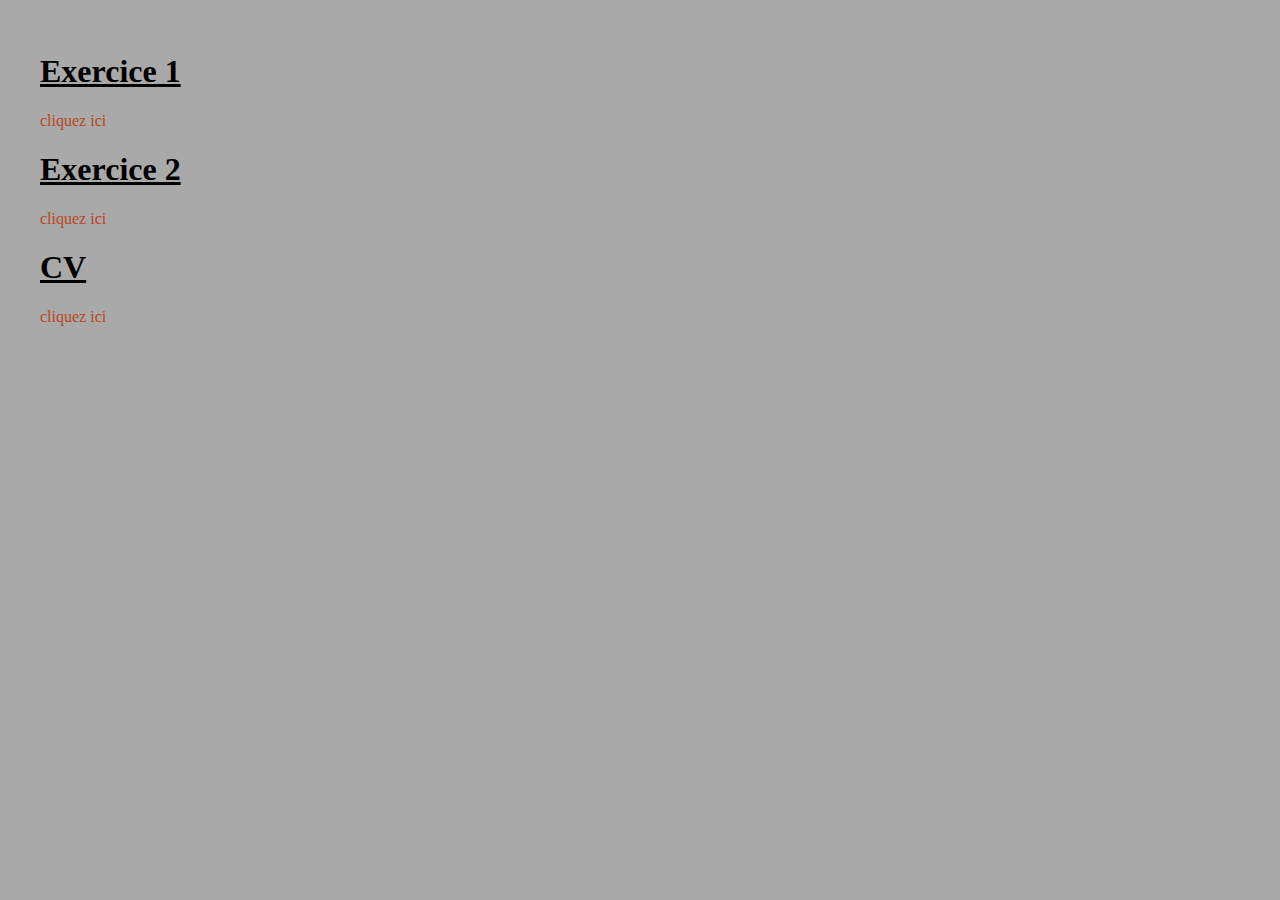
<file: index.html>
<!DOCTYPE html>
<html lang="fr">
<head>
    <meta charset="UTF-8">
    <meta http-equiv="X-UA-Compatible" content="IE=edge">
    <meta name="viewport" content="width=device-width, initial-scale=1.0">
    <title>Contrôle Dupire</title>
    <link rel="stylesheet" href="styles.css">
</head>
<body>
    <h1>Exercice 1</h1>
    <a href="exercice1/ex1.html">cliquez ici</a>

    <h1>Exercice 2</h1>
    <a href="exercice2/ex2.html">cliquez ici</a>

    <h1>CV</h1>
    <a href="CV/CV.html">cliquez ici</a>
    
</body>
</html>
</file>
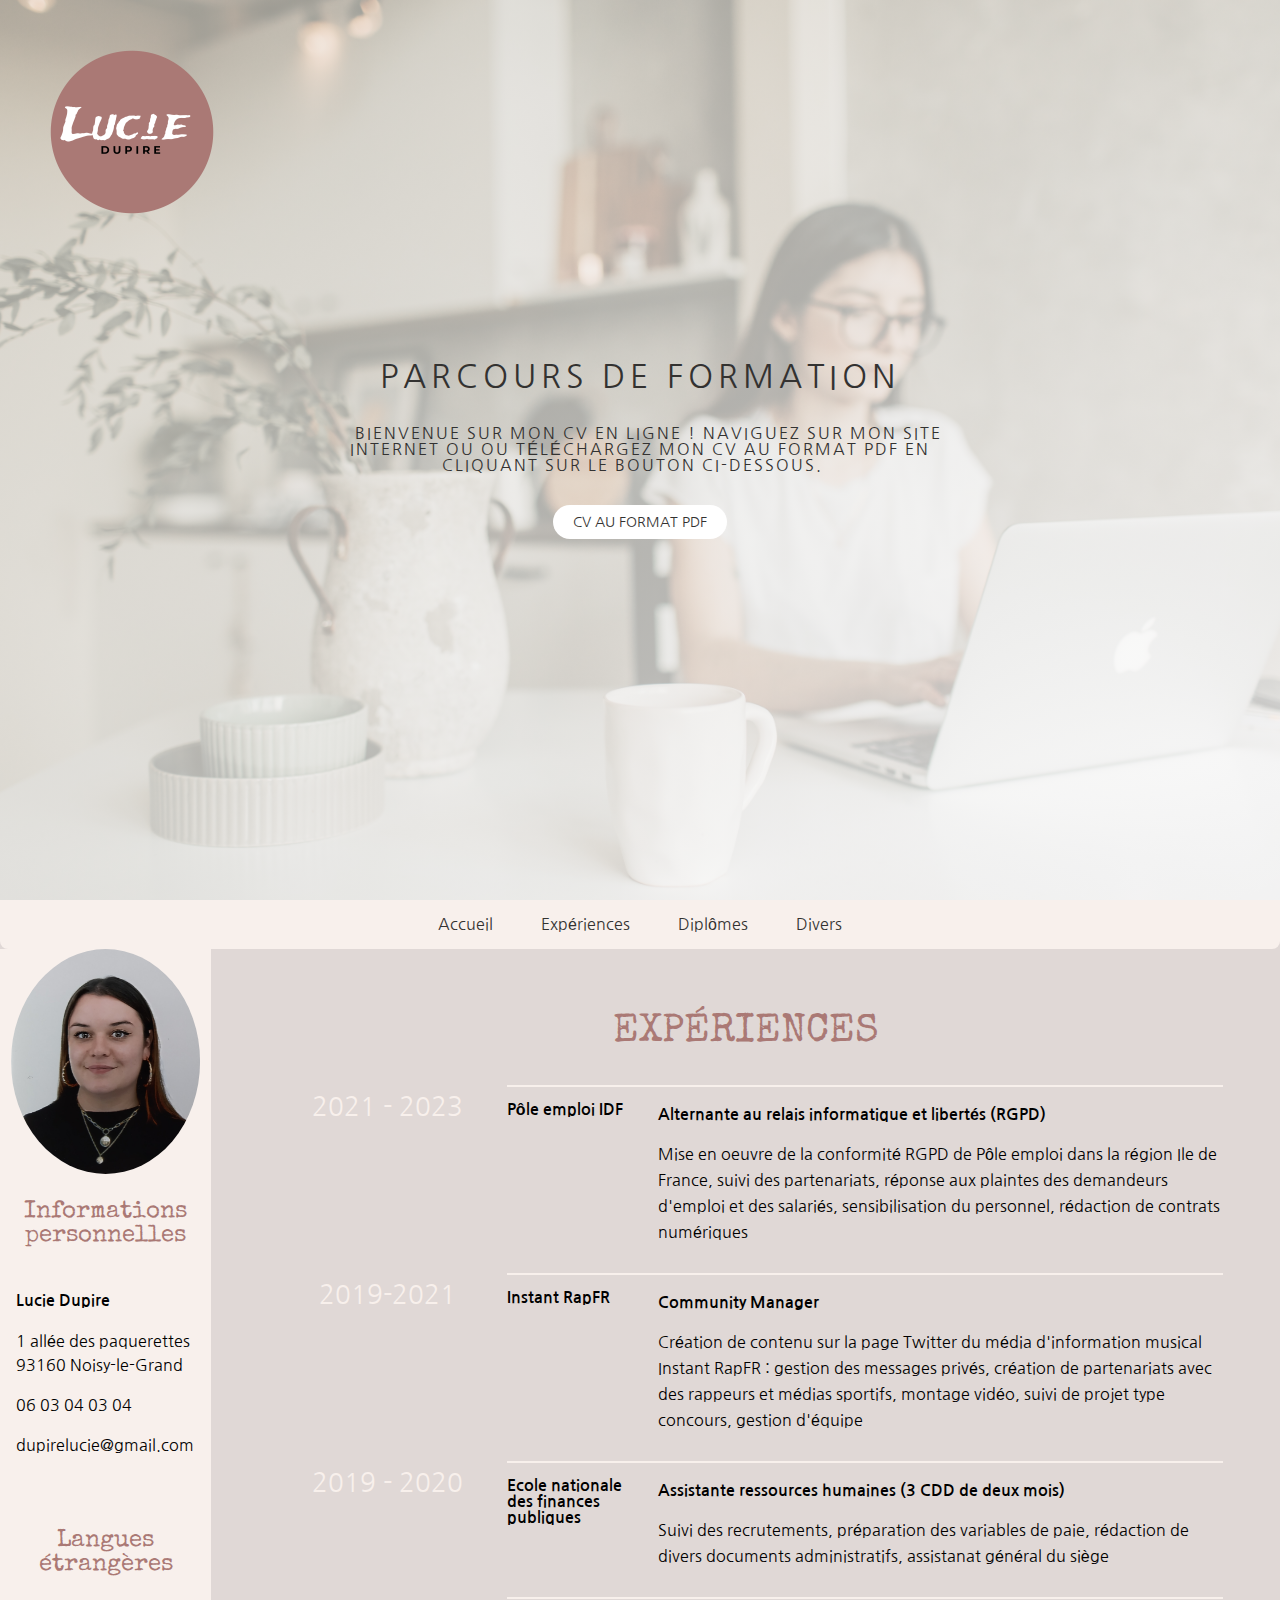
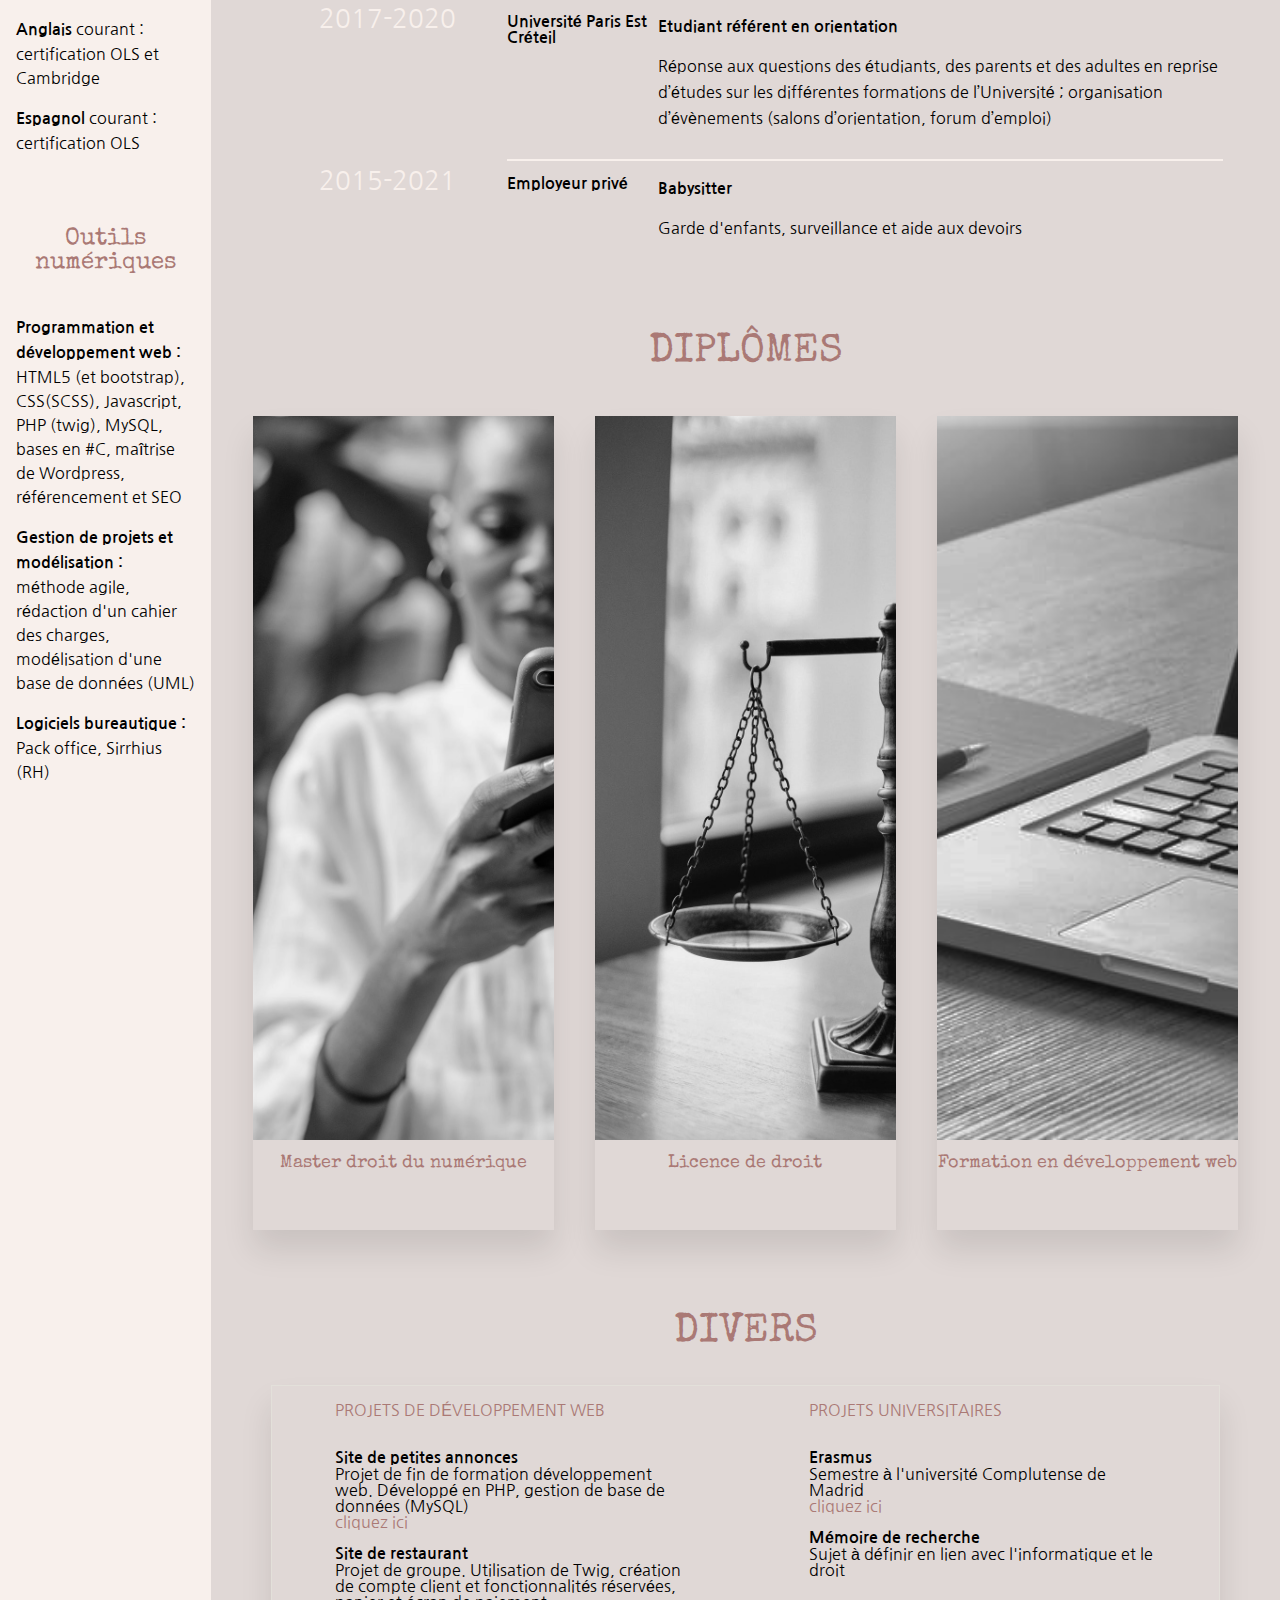
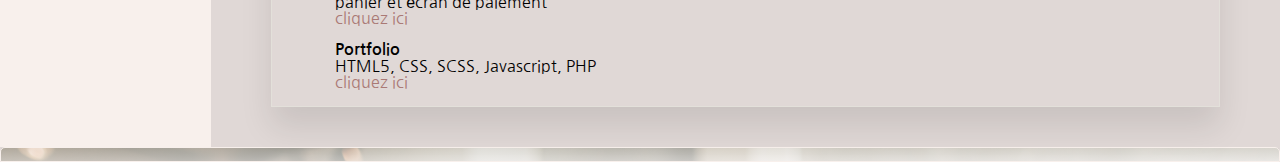
<file: CV/CV.html>
<!DOCTYPE html>
<html lang="en">
    <head>
        <meta charset="UTF-8">
        <meta http-equiv="X-UA-Compatible" content="IE=edge">
        <meta name="viewport" content="width=device-width, initial-scale=1.0">
        <title>CV Lucie Dupire</title>
        <link rel="stylesheet" href="assets/css/styles.css">
        <link rel="shortcut icon" href="assets/images/logo.png">
        <!-- pour utiliser les icônes de la biliothèque cdnjs-->
        <link rel="stylesheet" href="https://cdnjs.cloudflare.com/ajax/libs/font-awesome/5.15.3/css/all.min.css" integrity="sha512-iBBXm8fW90+nuLcSKlbmrPcLa0OT92xO1BIsZ+ywDWZCvqsWgccV3gFoRBv0z+8dLJgyAHIhR35VZc2oM/gI1w==" crossorigin="anonymous" />      
        <!-- pour utiliser les polices googlefont + les différentes polices utilisées-->
        <link rel="preconnect" href="https://fonts.googleapis.com">
        <link rel="preconnect" href="https://fonts.gstatic.com" crossorigin>
        <link href="https://fonts.googleapis.com/css2?family=Special+Elite&display=swap" rel="stylesheet">
        <link href="https://fonts.googleapis.com/css2?family=Nanum+Gothic&family=Special+Elite&display=swap" rel="stylesheet">
        <link href="https://fonts.googleapis.com/css2?family=Nanum+Gothic&family=Special+Elite&family=Uchen&display=swap" rel="stylesheet">
        <!-- javascript-->
        <script src="main.js"></script>
    </head>

    <body>
        <header id="header"> <!-- header, logo, texte et bouton-->
            <div class="logosite">
                <img src='assets/images/logo.png' alt="logo">
            </div>
            <div class="text_header">
                <h1 class="titre_principal">
                    <span class="titre_principal_main">Parcours de formation</span>
                    <span class="titre_principal_sub">Bienvenue sur mon CV en ligne ! Naviguez sur mon site internet ou
                        ou téléchargez mon CV au format PDF en cliquant sur le bouton ci-dessous.</span>
                </h1>
                <a href="assets/liens/CVLucieDupire.pdf" target="blank" class="btn btn-white btn-animated">CV au format PDF</a>
            </div>
        </header>

                <!-- menu-->
        <section id="menu">
            <nav>
                <ul class="menu-liste">
                    <li><a href="#header">Accueil</a></li>
                    <li><a href="#experiences">Expériences</a></li>
                    <li><a href="#diplomes">Diplômes</a></li>
                    <li><a href="#divers">Divers</a></li>
                </ul>
            </nav>
        </section>
    
        <main>
            <!-- PARTIE DE GAUCHE DE L'ECRAN-->
            <section id="gauche">
                <!--4 éléments : une img et 3 DIV-->
                <img src="assets/images/Lulu.jpg">
                <div class="div-gauche">
                    <h1 class="titres2">Informations personnelles</h1>
                    <p> <span>Lucie Dupire</span></p>
                    <p> 1 allée des paquerettes 93160 Noisy-le-Grand</p>
                    <p> 06 03 04 03 04</p>
                    <p> dupirelucie@gmail.com</p>
                </div>             
                <div class="div-gauche">
                    <h1 class="titres2"> Langues étrangères</h1>
                    <p><span>Anglais</span> courant : certification OLS et Cambridge</p>
                    <p> <span>Espagnol</span> courant : certification OLS</p>
                </div>
                <div class="div-gauche">
                    <h1 class="titres2">Outils numériques</h1>
                    <p> <span>Programmation et développement web : </span> 
                        HTML5 (et bootstrap), CSS(SCSS), Javascript, PHP (twig), MySQL, bases en #C, maîtrise de Wordpress, référencement et SEO </p>
                    <p><span>Gestion de projets et modélisation : </span>méthode agile, rédaction d'un cahier des charges, modélisation d'une base de données (UML)</p>
                    <p> <span>Logiciels bureautique :</span> Pack office, Sirrhius (RH)</p>
                </div>
            </section>
            
            <!-- PARTIE DE DROITE DE L'ECRAN (MAIN)-->
            <section id="droite">
                <section id="experiences">
                    <h1 class="titres"> Expériences</h1>    
                        <div class="container_xp">
                          <article class="experience">
                                <div class="experience__number">2021 - 2023</div>
                                <div class="experience__content">
                                    <div class="title">Pôle emploi IDF</div>
                                    <div class="story">
                                        <p class="job">Alternante au relais informatique et libertés (RGPD)</p>                  
                                        <p>Mise en oeuvre de la conformité RGPD de Pôle emploi dans la région Ile de France, suivi des partenariats, réponse aux plaintes des demandeurs d'emploi et des salariés, sensibilisation du personnel, rédaction de contrats numériques</p>            
                                    </div>
                                </div>
                            </article>
                          
                          <article class="experience">
                            <div class="experience__number">2019-2021</div>
                            <div class="experience__content">
                              <div class="title"> Instant RapFR </div>
                              <div class="story">
                                  <p class="job">Community Manager</p> 
                                  <p>Création de contenu sur la page Twitter du média d'information musical Instant RapFR : gestion des messages privés, création de partenariats avec des rappeurs et médias sportifs, montage vidéo, suivi de projet type concours, gestion d'équipe</p>                             
                                </div>
                            </div>
                          </article>                                                 
                          <article class="experience">
                            <div class="experience__number">2019 - 2020</div>
                            <div class="experience__content">
                              <div class="title">Ecole nationale des finances publiques</div>
                              <div class="story">
                                  <p class="job">Assistante ressources humaines (3 CDD de deux mois)</p>
                                  <p>Suivi des recrutements, préparation des variables de paie, rédaction de divers documents
                                    administratifs, assistanat général du siège</p>                              
                                </div>
                            </div>
                          </article>  
                          <article class="experience">
                            <div class="experience__number">2017-2020</div>
                            <div class="experience__content">
                              <div class="title">Université Paris Est Créteil</div>
                              <div class="story">
                                  <p class="job">Etudiant référent en orientation</p>
                                  <p>Réponse aux questions des étudiants, des parents et des adultes en reprise d’études sur les
                                    différentes formations de l’Université ; organisation d’évènements (salons d’orientation, forum
                                    d’emploi)</p>                              
                                </div>
                            </div>
                          </article>     
                          <article class="experience">
                            <div class="experience__number">2015-2021</div>
                            <div class="experience__content">
                              <div class="title">Employeur privé</div>
                              <div class="story">
                                  <p class="job">Babysitter</p>   
                                  <p>Garde d'enfants, surveillance et aide aux devoirs</p>                           
                                </div>
                            </div>
                          </article>                           
                        </div>                        
                </section>

                <section id="diplomes">
                    <h1 class="titres"> Diplômes</h1>     
                    <div class="container">
                        <div class="box">
                            <img src="assets/images/social.jpg">
                            <div class="contenu_competences">
                                <p>Le diplôme forme des juristes spécialisés en droit du numérique ayant acquis suffisamment de technicité dans les sciences du numérique pour pouvoir dialoguer efficacement avec les spécialistes de cette dernière discipline (programmeurs, administrateurs de bases de données, administrateurs réseau et autres informaticiens) afin de pouvoir établir, par exemple, des contrats, d’une part, et de défendre ou s’opposer à des contrats existants, d’autre part. Il permet également de participer à la mise en œuvre, y compris d’un point de vue technique, des moyens de protection des données à caractère personnel.</p>
                                <a class="ensavoirplus" href="https://masterinfodroit.lacl.fr/" target="_blank">En savoir plus</a>
                            </div>
                            <span class="titre_competences">Master droit du numérique</span>
                        </div>
                        <div class="box">
                            <img src="assets/images/law.jpg">
                            <div class="contenu_competences">
                                <p> Culture générale politique, économique et juridique internationale, européenne et française; maîtrise des outils informatiques; aptitude au raisonnement; connaissances juridiques fondamentales; maîtrise du discours juridique écrit et oral.</p>
                                <a class="ensavoirplus" href="https://www.u-pec.fr/fr/formation/niveau-l/licence-droit-parcours-juriste-international" target="_blank">En savoir plus</a>
                            </div>
                            <span class="titre_competences">Licence de droit</span>
                        </div>
                        <div class="box">
                            <img src="assets/images/coding.jpg">
                            <div class="contenu_competences">
                                <p> Développement Front-end et Back-end, gestion de projet et référencement Web. Maîtrise de l'utilisation des logiciels de production et d'intégration multimédia. Développement et sécurité d'un site Web dynamique. Création et exploitation d'une base de données en ligne.</p>
                                <a class="ensavoirplus" href="https://www.philiance.com/" target="_blank">En savoir plus</a>
                            </div>
                            <span class="titre_competences">Formation en développement web</span>
                        </div>
                    </div>

                </section>

                <section id="divers">
                    <h1 class="titres">Divers</h1>
                    <div class="contenu_divers">
                        <div class="proj proj_num">
                            <h2>Projets de développement web</h2>
                            <ul class="projets">
                                <li>
                                    <h3>Site de petites annonces</h3>
                                    <p>
                                        Projet de fin de formation développement web. Développé en PHP, gestion de base de données (MySQL)
                                    </p>
                                    <a href="http://ongalere.com" target="blank">cliquez ici</a>
                                </li>
                                <li>
                                    <h3>Site de restaurant</h3>
                                    <p>Projet de groupe. Utilisation de Twig, création de compte client et fonctionnalités réservées, panier et écran de paiement</p>
                                    <a href="https://ristorante.david-nogueira.dev/" target="blank">cliquez ici</a>
                                </li>
                                <li>
                                    <h3>Portfolio</h3>
                                    <p>HTML5, CSS, SCSS, Javascript, PHP</p>
                                    <a href="http://luciedupire.fr" target="blank">cliquez ici</a>
                                </li>
                            </ul>
                        </div>
                        <div class="proj proj_univ">
                            <h2>Projets universitaires</h2>
                            <ul class="projets">
                                <li>
                                    <h3>Erasmus</h3>
                                    <p>Semestre à l'université Complutense de Madrid</p>
                                    <a href="https://www.ucm.es/" target="blank">cliquez ici</a>
                                </li>
                                <li>    
                                    <h3>Mémoire de recherche</h3>
                                    <p>Sujet à définir en lien avec l'informatique et le droit</p>
                                </li>
                            </ul>
                        </div>
                    </div>
                </section>
            </section>

        </main>

        <footer id="footer">
            <div class="containeur3">
                <div class="footer-logos">
                    <div class="footer-image"> 
                        <a href="https://www.linkedin.com/in/lucie-dupire" target="_blank">
                                    <!-- utilisation d'icônes-->
                            <i class="fab fa-linkedin"></i>
                        </a>
                    </div>
        
                    <div class="footer-image">
                        <a href="https://github.com/khidji" target="_blank">
                            <i class="fab fa-github-square"></i>
                        </a>
                    </div>
                    
                    <div class="footer-image">
                        <a href="mailto:dupirelucie@gmail.com" target="_blank">
                            <i class="fas fa-envelope"></i>                        
                        </a>
                    </div>
                </div>
            </div>
        </footer>
    </body>
</html>
</file>
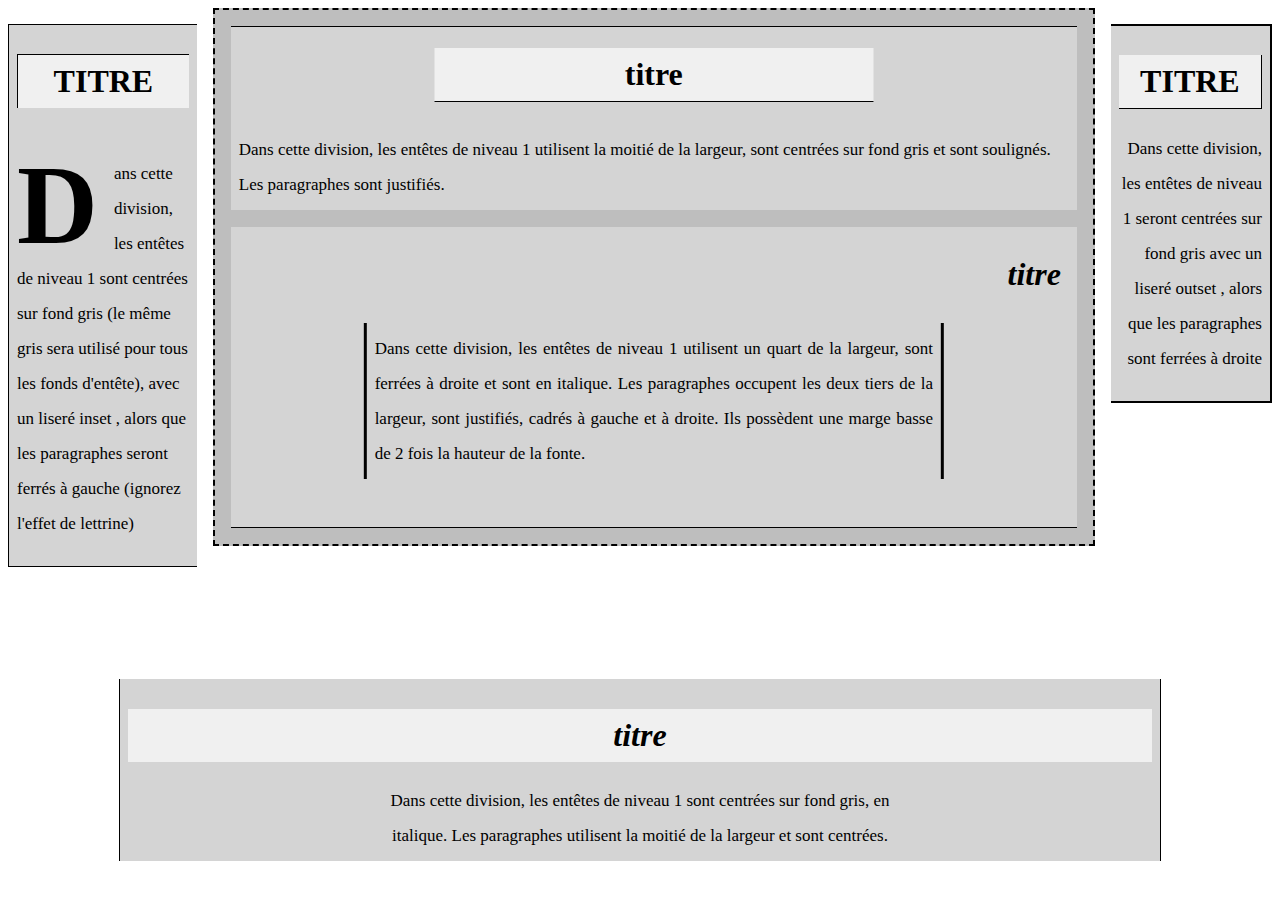
<file: exercice 1/ex1.html>
<!DOCTYPE html>
<html lang="en">
<head>
    <meta charset="UTF-8">
    <meta http-equiv="X-UA-Compatible" content="IE=edge">
    <meta name="viewport" content="width=device-width, initial-scale=1.0">
    <title>exercice 1</title>
    <link rel="stylesheet" href="ex1.css">
</head>
<body>
    <div class="conteneur_haut">
        <div class="div_gauche">
            <h1 class="h1_gauche">
                TITRE
            </h1>
            <p class="p_gauche">
                Dans cette division, les entêtes de niveau 1 sont centrées sur fond gris (le
                même gris sera utilisé pour tous les fonds d'entête), avec un liseré inset ,
                alors que les paragraphes seront ferrés à gauche (ignorez l'effet de
                lettrine)
            </p>
        </div>
        <div class="div_milieu">
            <div class="div_milieu_haut">
                <h1 class="h1_milieu_haut">
                    titre
                </h1>
                <p class="p_milieu_haut">
                    Dans cette division, les entêtes de niveau 1 utilisent la moitié de la largeur,
                    sont centrées sur fond gris et sont soulignés. Les paragraphes sont
                    justifiés.
                </p>    
            </div>
            <div class="div_milieu_bas">
                <h1 class="h1_milieu_bas">
                    titre
                </h1>
                <p class="p_milieu_bas">
                    Dans cette division, les entêtes de niveau 1 utilisent un quart de la largeur,
                    sont ferrées à droite et sont en italique. Les paragraphes occupent les
                    deux tiers de la largeur, sont justifiés, cadrés à gauche et à droite. Ils
                    possèdent une marge basse de 2 fois la hauteur de la fonte.
                </p>
            </div>
        </div>
        <div class="div_droite">
            <h1 class="h1_droite">TITRE</h1>
            <p class="p_droite">
                Dans cette division, les entêtes de niveau 1 seront centrées sur fond gris
                avec un liseré outset , alors que les paragraphes sont ferrées à droite
            </p>
        </div>    
    </div>
    <div class="div_bas">
        <h1 class="titre_bas">
            titre
        </h1>
        <p class="p_bas">
            Dans cette division, les entêtes de niveau 1 sont centrées sur fond gris, en
            italique. Les paragraphes utilisent la moitié de la largeur et sont centrées.    
        </p>
    </div>
</body>
</html>
</file>
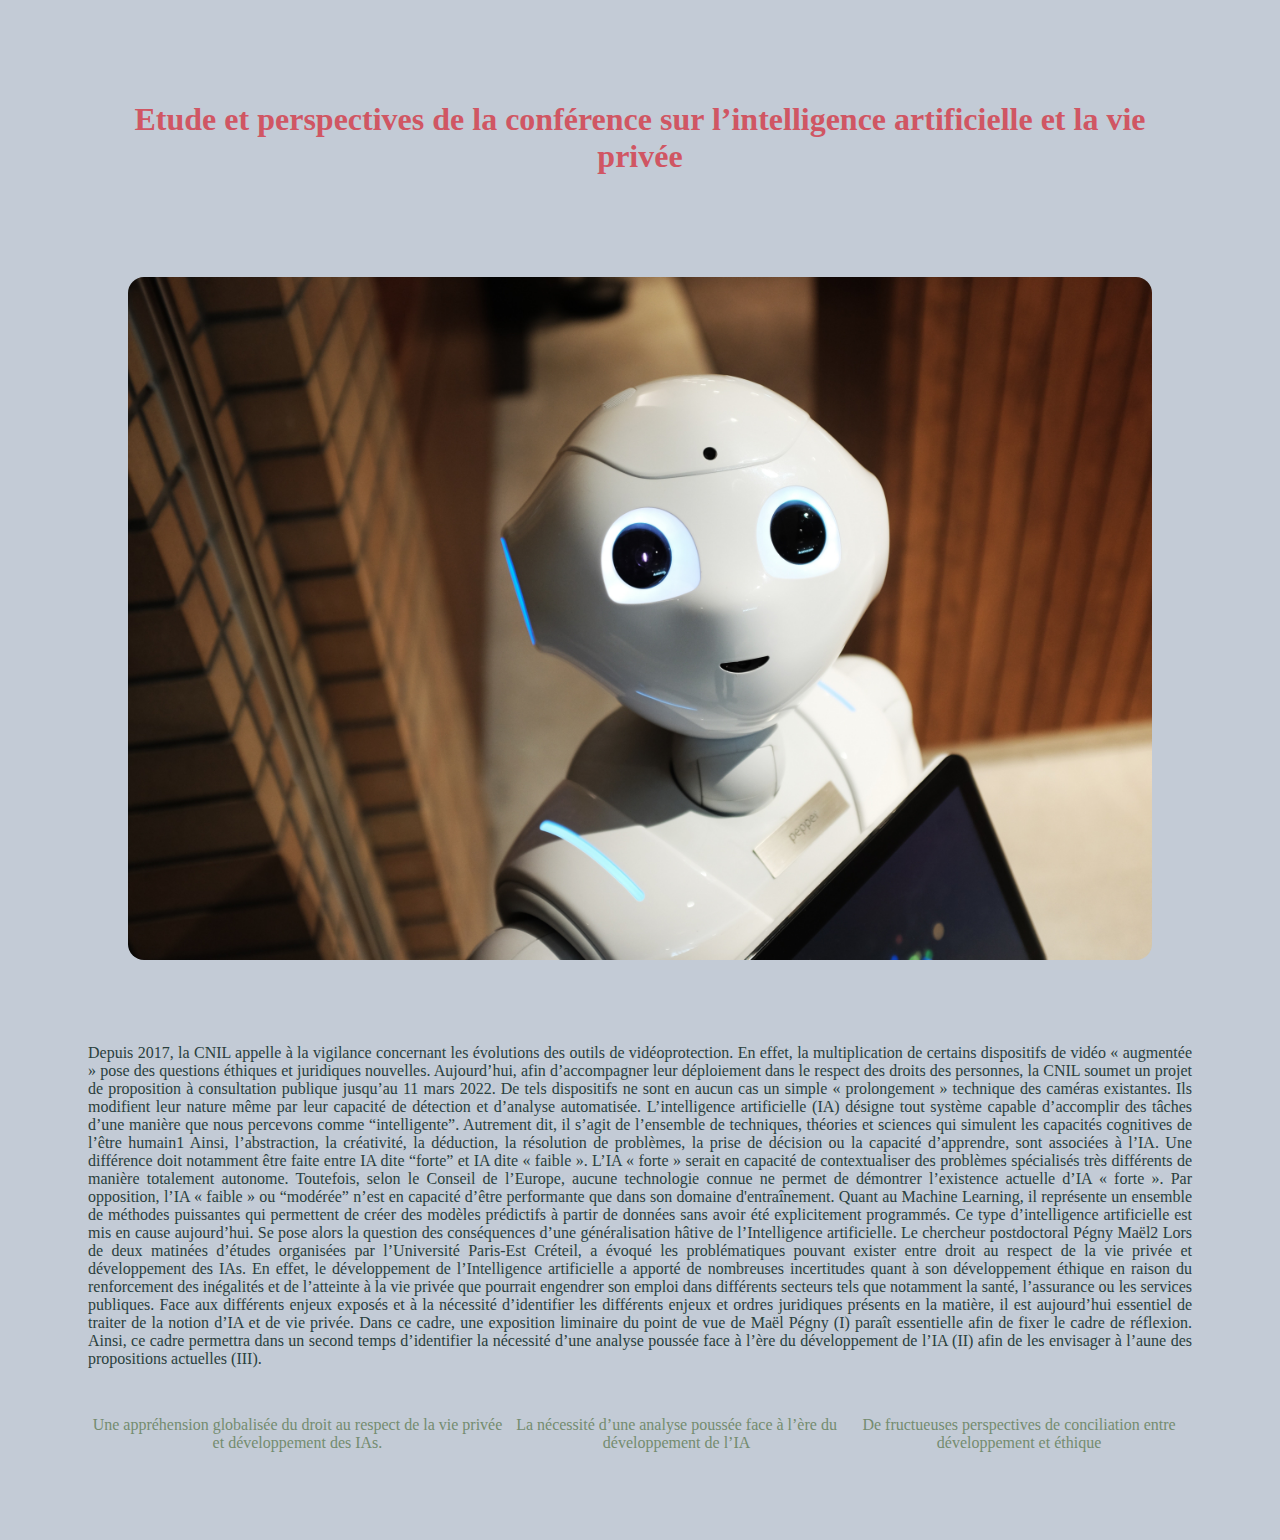
<file: exercice 2/ex2.html>
<!DOCTYPE html>
<html lang="en">
<head>
    <meta charset="UTF-8">
    <meta http-equiv="X-UA-Compatible" content="IE=edge">
    <meta name="viewport" content="width=device-width, initial-scale=1.0">
    <title>Rapport IA vie privée</title>
    <link rel="stylesheet" href="ex2.css">
</head>
<body>
    <h1 class="titre_rapport">
        Etude et perspectives de la conférence sur l’intelligence artificielle et la vie privée
    </h1>

    <img class="image_accueil" src="Assets/fond.jpg" alt="image IA">

    <p>
        Depuis 2017, la CNIL appelle à la vigilance concernant les évolutions des outils de vidéoprotection. En effet, la
        multiplication de certains dispositifs de vidéo « augmentée » pose des questions éthiques et juridiques nouvelles.
        Aujourd’hui, afin d’accompagner leur déploiement dans le respect des droits des personnes, la CNIL soumet un projet
        de proposition à consultation publique jusqu’au 11 mars 2022. De tels dispositifs ne sont en aucun cas un simple
        « prolongement » technique des caméras existantes. Ils modifient leur nature même par leur capacité de détection et
        d’analyse automatisée.
        L’intelligence artificielle (IA) désigne tout système capable d’accomplir des tâches d’une manière que nous
        percevons comme “intelligente”. Autrement dit, il s’agit de l’ensemble de techniques, théories et sciences qui
        simulent les capacités cognitives de l’être humain1

        Ainsi, l’abstraction, la créativité, la déduction, la résolution de
        problèmes, la prise de décision ou la capacité d’apprendre, sont associées à l’IA. Une différence doit notamment être
        faite entre IA dite “forte” et IA dite « faible ». L’IA « forte » serait en capacité de contextualiser des problèmes
        spécialisés très différents de manière totalement autonome.
        Toutefois, selon le Conseil de l’Europe, aucune technologie connue ne permet de démontrer l’existence actuelle
        d’IA « forte ». Par opposition, l’IA « faible » ou “modérée” n’est en capacité d’être performante que dans son
        domaine d'entraînement. Quant au Machine Learning, il représente un ensemble de méthodes puissantes qui
        permettent de créer des modèles prédictifs à partir de données sans avoir été explicitement programmés. Ce type
        d’intelligence artificielle est mis en cause aujourd’hui.
        Se pose alors la question des conséquences d’une généralisation hâtive de l’Intelligence artificielle. Le chercheur
        postdoctoral Pégny Maël2

        Lors de deux matinées d’études organisées par l’Université Paris-Est Créteil, a évoqué les
        problématiques pouvant exister entre droit au respect de la vie privée et développement des IAs. En effet, le
        développement de l’Intelligence artificielle a apporté de nombreuses incertitudes quant à son développement éthique
        en raison du renforcement des inégalités et de l’atteinte à la vie privée que pourrait engendrer son emploi dans
        différents secteurs tels que notamment la santé, l’assurance ou les services publiques.
        Face aux différents enjeux exposés et à la nécessité d’identifier les différents enjeux et ordres juridiques présents
        en la matière, il est aujourd’hui essentiel de traiter de la notion d’IA et de vie privée.
        Dans ce cadre, une exposition liminaire du point de vue de Maël Pégny (I) paraît essentielle afin de fixer le cadre
        de réflexion. Ainsi, ce cadre permettra dans un second temps d’identifier la nécessité d’une analyse poussée face à
        l’ère du développement de l’IA (II) afin de les envisager à l’aune des propositions actuelles (III).
    </p>

    <div class="liens">

        <a href="Iapprehension/apprehension.html">Une appréhension globalisée du droit au respect de la vie privée et développement des IAs.</a>
        <a href="IInecessite/necessite.html">La nécessité d’une analyse poussée face à l’ère du développement de l’IA</a>
        <a href="IIIfructueuse/fructueuse.html">De fructueuses perspectives de conciliation entre développement et éthique</a>
    </div>
</body>
</html>
</file>
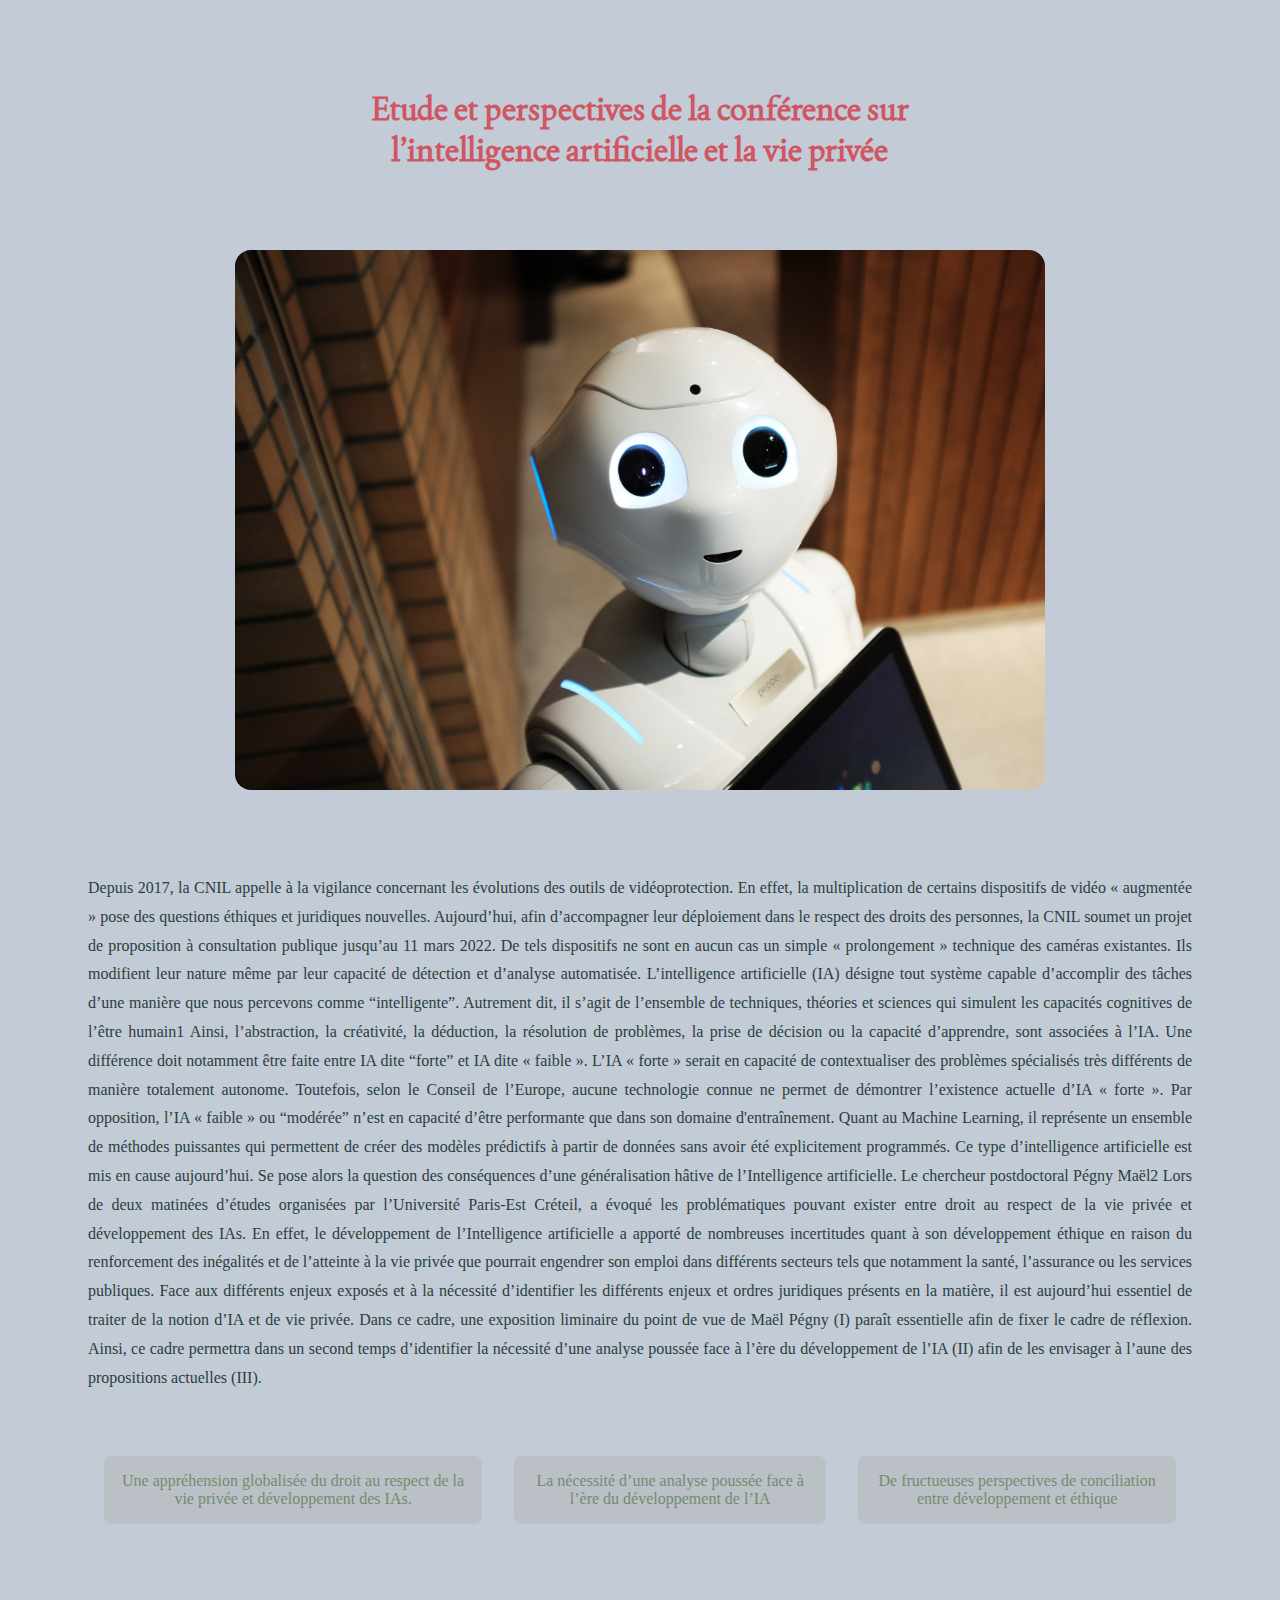
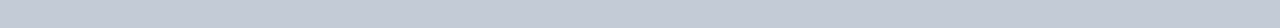
<file: exercice2/ex2.html>
<!DOCTYPE html>
<html lang="en">
<head>
    <meta charset="UTF-8">
    <meta http-equiv="X-UA-Compatible" content="IE=edge">
    <meta name="viewport" content="width=device-width, initial-scale=1.0">
    <title>Rapport IA vie privée</title>
    <link rel="stylesheet" href="ex2.css">
    <link rel="preconnect" href="https://fonts.googleapis.com">
    <link rel="preconnect" href="https://fonts.gstatic.com" crossorigin>
    <link href="https://fonts.googleapis.com/css2?family=Joan&display=swap" rel="stylesheet">
</head>
<body>
    <h1 class="titre_rapport">
        Etude et perspectives de la conférence sur l’intelligence artificielle et la vie privée
    </h1>

    <img class="image_accueil" src="Assets/fond.jpg" alt="image IA">

    <p>
        Depuis 2017, la CNIL appelle à la vigilance concernant les évolutions des outils de vidéoprotection. En effet, la
        multiplication de certains dispositifs de vidéo « augmentée » pose des questions éthiques et juridiques nouvelles.
        Aujourd’hui, afin d’accompagner leur déploiement dans le respect des droits des personnes, la CNIL soumet un projet
        de proposition à consultation publique jusqu’au 11 mars 2022. De tels dispositifs ne sont en aucun cas un simple
        « prolongement » technique des caméras existantes. Ils modifient leur nature même par leur capacité de détection et
        d’analyse automatisée.
        L’intelligence artificielle (IA) désigne tout système capable d’accomplir des tâches d’une manière que nous
        percevons comme “intelligente”. Autrement dit, il s’agit de l’ensemble de techniques, théories et sciences qui
        simulent les capacités cognitives de l’être humain1

        Ainsi, l’abstraction, la créativité, la déduction, la résolution de
        problèmes, la prise de décision ou la capacité d’apprendre, sont associées à l’IA. Une différence doit notamment être
        faite entre IA dite “forte” et IA dite « faible ». L’IA « forte » serait en capacité de contextualiser des problèmes
        spécialisés très différents de manière totalement autonome.
        Toutefois, selon le Conseil de l’Europe, aucune technologie connue ne permet de démontrer l’existence actuelle
        d’IA « forte ». Par opposition, l’IA « faible » ou “modérée” n’est en capacité d’être performante que dans son
        domaine d'entraînement. Quant au Machine Learning, il représente un ensemble de méthodes puissantes qui
        permettent de créer des modèles prédictifs à partir de données sans avoir été explicitement programmés. Ce type
        d’intelligence artificielle est mis en cause aujourd’hui.
        Se pose alors la question des conséquences d’une généralisation hâtive de l’Intelligence artificielle. Le chercheur
        postdoctoral Pégny Maël2

        Lors de deux matinées d’études organisées par l’Université Paris-Est Créteil, a évoqué les
        problématiques pouvant exister entre droit au respect de la vie privée et développement des IAs. En effet, le
        développement de l’Intelligence artificielle a apporté de nombreuses incertitudes quant à son développement éthique
        en raison du renforcement des inégalités et de l’atteinte à la vie privée que pourrait engendrer son emploi dans
        différents secteurs tels que notamment la santé, l’assurance ou les services publiques.
        Face aux différents enjeux exposés et à la nécessité d’identifier les différents enjeux et ordres juridiques présents
        en la matière, il est aujourd’hui essentiel de traiter de la notion d’IA et de vie privée.
        Dans ce cadre, une exposition liminaire du point de vue de Maël Pégny (I) paraît essentielle afin de fixer le cadre
        de réflexion. Ainsi, ce cadre permettra dans un second temps d’identifier la nécessité d’une analyse poussée face à
        l’ère du développement de l’IA (II) afin de les envisager à l’aune des propositions actuelles (III).
    </p>

    <div class="liens">

        <a href="Iapprehension/apprehension.html">Une appréhension globalisée du droit au respect de la vie privée et développement des IAs.</a>
        <a href="IInecessite/necessite.html">La nécessité d’une analyse poussée face à l’ère du développement de l’IA</a>
        <a href="IIIfructueuse/fructueuse.html">De fructueuses perspectives de conciliation entre développement et éthique</a>
    </div>

</body>
</html>
</file>
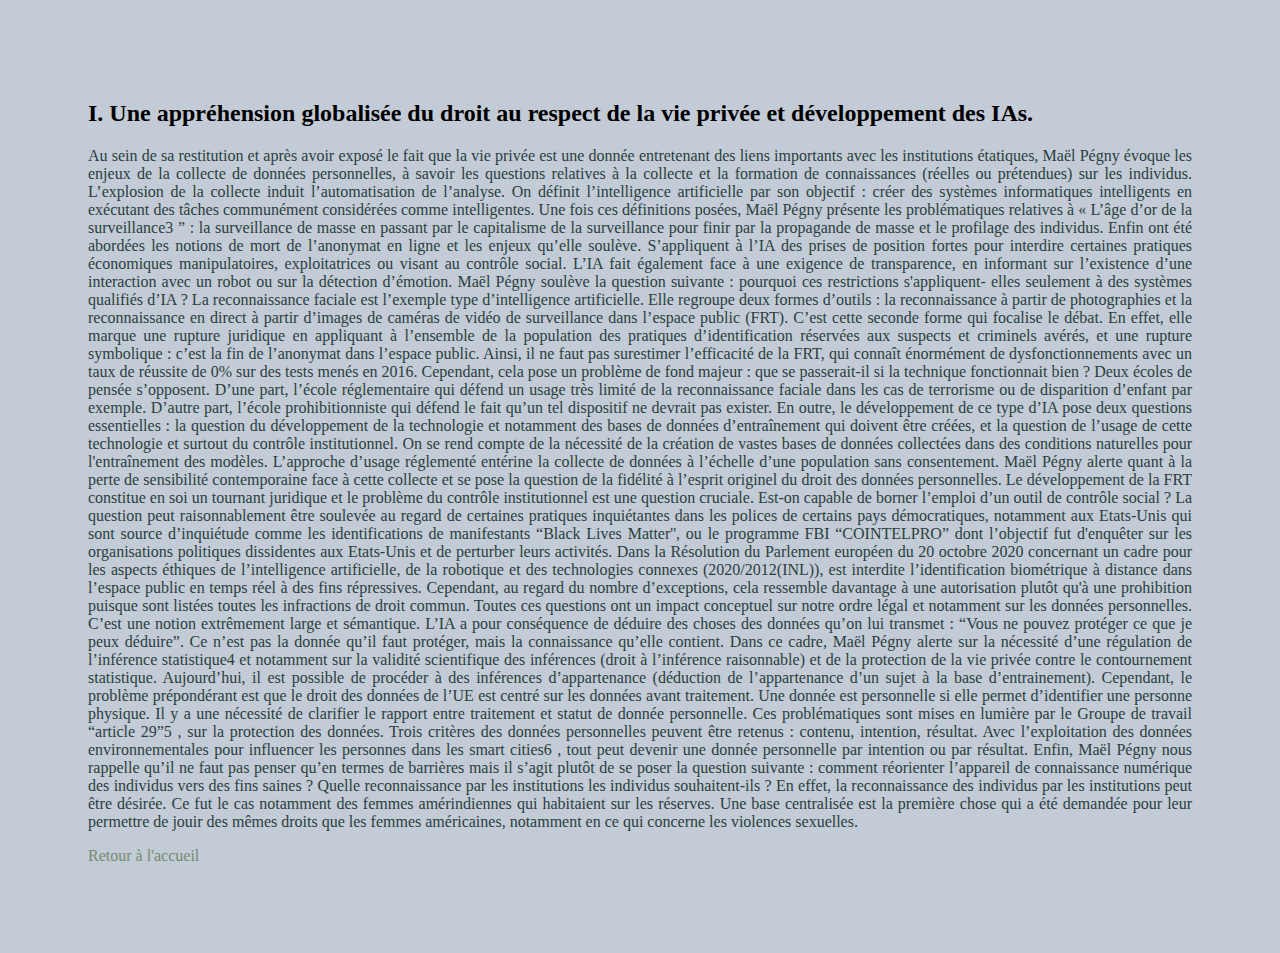
<file: exercice 2/Iapprehension/apprehension.html>
<!DOCTYPE html>
<html lang="en">
<head>
    <meta charset="UTF-8">
    <meta http-equiv="X-UA-Compatible" content="IE=edge">
    <meta name="viewport" content="width=device-width, initial-scale=1.0">
    <title>Une appréhension globalisée du droit au respect de la vie privée et développement des IAs</title>
    <link rel="stylesheet" href="../ex2.css">
</head>
<body>
    <h2>
        I. Une appréhension globalisée du droit au respect de la vie privée et développement des IAs.
    </h2>
    <p>
        Au sein de sa restitution et après avoir exposé le fait que la vie privée est une donnée entretenant des liens
        importants avec les institutions étatiques, Maël Pégny évoque les enjeux de la collecte de données personnelles, à
        savoir les questions relatives à la collecte et la formation de connaissances (réelles ou prétendues) sur les individus.
        L’explosion de la collecte induit l’automatisation de l’analyse. On définit l’intelligence artificielle par son objectif :
        créer des systèmes informatiques intelligents en exécutant des tâches communément considérées comme
        intelligentes.
        Une fois ces définitions posées, Maël Pégny présente les problématiques relatives à « L’âge d’or de la
        surveillance3
        ” : la surveillance de masse en passant par le capitalisme de la surveillance pour finir par la propagande
        de masse et le profilage des individus. Enfin ont été abordées les notions de mort de l’anonymat en ligne et les enjeux
        qu’elle soulève.
        S’appliquent à l’IA des prises de position fortes pour interdire certaines pratiques économiques manipulatoires,
        exploitatrices ou visant au contrôle social. L’IA fait également face à une exigence de transparence, en informant sur
        l’existence d’une interaction avec un robot ou sur la détection d’émotion. Maël Pégny soulève la question suivante :
        pourquoi ces restrictions s'appliquent- elles seulement à des systèmes qualifiés d’IA ?
        La reconnaissance faciale est l’exemple type d’intelligence artificielle. Elle regroupe deux formes d’outils : la
        reconnaissance à partir de photographies et la reconnaissance en direct à partir d’images de caméras de vidéo de 
        surveillance dans l’espace public (FRT). C’est cette seconde forme qui focalise le débat. En effet, elle marque une
        rupture juridique en appliquant à l’ensemble de la population des pratiques d’identification réservées aux suspects et
        criminels avérés, et une rupture symbolique : c’est la fin de l’anonymat dans l’espace public. Ainsi, il ne faut pas
        surestimer l’efficacité de la FRT, qui connaît énormément de dysfonctionnements avec un taux de réussite de 0% sur
        des tests menés en 2016. Cependant, cela pose un problème de fond majeur : que se passerait-il si la technique
        fonctionnait bien ? Deux écoles de pensée s’opposent. D’une part, l’école réglementaire qui défend un usage très
        limité de la reconnaissance faciale dans les cas de terrorisme ou de disparition d’enfant par exemple. D’autre part,
        l’école prohibitionniste qui défend le fait qu’un tel dispositif ne devrait pas exister. En outre, le développement de ce
        type d’IA pose deux questions essentielles : la question du développement de la technologie et notamment des bases
        de données d’entraînement qui doivent être créées, et la question de l’usage de cette technologie et surtout du contrôle
        institutionnel.
        On se rend compte de la nécessité de la création de vastes bases de données collectées dans des conditions
        naturelles pour l'entraînement des modèles. L’approche d’usage réglementé entérine la collecte de données à l’échelle
        d’une population sans consentement. Maël Pégny alerte quant à la perte de sensibilité contemporaine face à cette
        collecte et se pose la question de la fidélité à l’esprit originel du droit des données personnelles.
        Le développement de la FRT constitue en soi un tournant juridique et le problème du contrôle institutionnel est
        une question cruciale. Est-on capable de borner l’emploi d’un outil de contrôle social ? La question peut
        raisonnablement être soulevée au regard de certaines pratiques inquiétantes dans les polices de certains pays
        démocratiques, notamment aux Etats-Unis qui sont source d’inquiétude comme les identifications de manifestants
        “Black Lives Matter'', ou le programme FBI “COINTELPRO” dont l’objectif fut d'enquêter sur les organisations
        politiques dissidentes aux Etats-Unis et de perturber leurs activités. Dans la Résolution du Parlement européen du 20
        octobre 2020 concernant un cadre pour les aspects éthiques de l’intelligence artificielle, de la robotique et des
        technologies connexes (2020/2012(INL)), est interdite l’identification biométrique à distance dans l’espace public en
        temps réel à des fins répressives. Cependant, au regard du nombre d’exceptions, cela ressemble davantage à une
        autorisation plutôt qu'à une prohibition puisque sont listées toutes les infractions de droit commun.
        Toutes ces questions ont un impact conceptuel sur notre ordre légal et notamment sur les données personnelles.
        C’est une notion extrêmement large et sémantique. L’IA a pour conséquence de déduire des choses des données
        qu’on lui transmet : “Vous ne pouvez protéger ce que je peux déduire”. Ce n’est pas la donnée qu’il faut protéger,
        mais la connaissance qu’elle contient. Dans ce cadre, Maël Pégny alerte sur la nécessité d’une régulation de
        l’inférence statistique4
        et notamment sur la validité scientifique des inférences (droit à l’inférence raisonnable) et de
        la protection de la vie privée contre le contournement statistique. Aujourd’hui, il est possible de procéder à des
        inférences d’appartenance (déduction de l’appartenance d’un sujet à la base d’entrainement).
        Cependant, le problème prépondérant est que le droit des données de l’UE est centré sur les données avant
        traitement. Une donnée est personnelle si elle permet d’identifier une personne physique. Il y a une nécessité de
        clarifier le rapport entre traitement et statut de donnée personnelle. Ces problématiques sont mises en lumière par le
        Groupe de travail “article 29”5
        , sur la protection des données. Trois critères des données personnelles peuvent être
        retenus : contenu, intention, résultat. Avec l’exploitation des données environnementales pour influencer les
        personnes dans les smart cities6
        , tout peut devenir une donnée personnelle par intention ou par résultat.
        Enfin, Maël Pégny nous rappelle qu’il ne faut pas penser qu’en termes de barrières mais il s’agit plutôt de se poser
        la question suivante : comment réorienter l’appareil de connaissance numérique des individus vers des fins saines ?
        Quelle reconnaissance par les institutions les individus souhaitent-ils ?
        En effet, la reconnaissance des individus par les institutions peut être désirée. Ce fut le cas notamment des femmes
        amérindiennes qui habitaient sur les réserves. Une base centralisée est la première chose qui a été demandée pour
        leur permettre de jouir des mêmes droits que les femmes américaines, notamment en ce qui concerne les violences
        sexuelles. 
    </p>
    <a class="retour_accueil" href="../ex2.html">Retour à l'accueil</a>

    
</body>
</html>
</file>
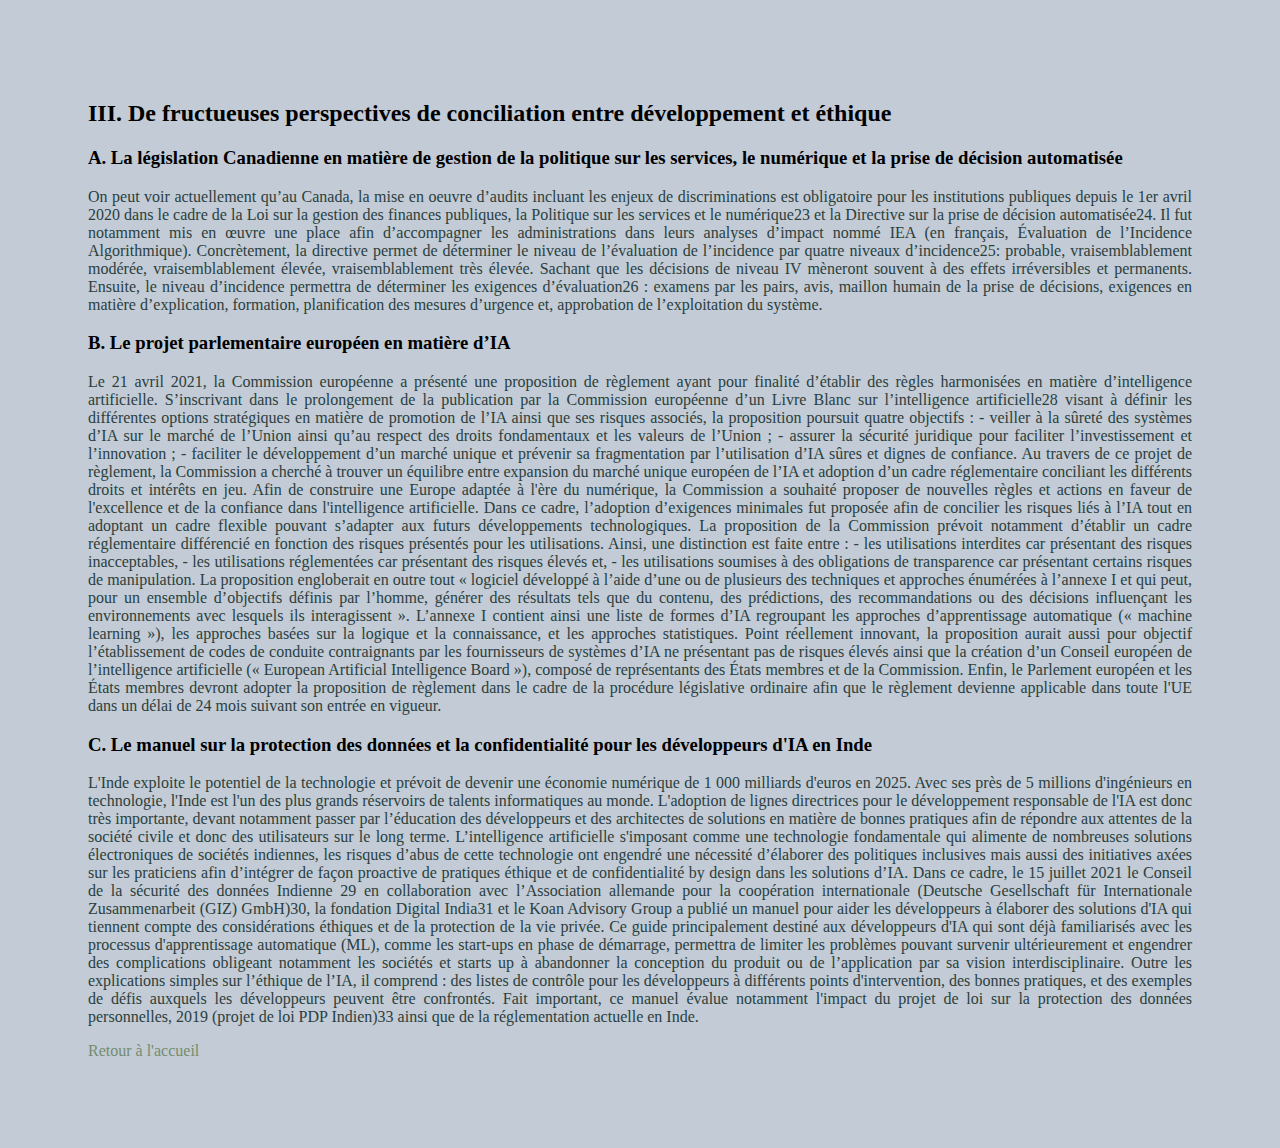
<file: exercice 2/IIIfructueuse/fructueuse.html>
<!DOCTYPE html>
<html lang="en">
<head>
    <meta charset="UTF-8">
    <meta http-equiv="X-UA-Compatible" content="IE=edge">
    <meta name="viewport" content="width=device-width, initial-scale=1.0">
    <title>De fructueuses perspectives de conciliation entre développement et éthique</title>
    <link rel="stylesheet" href="../ex2.css">
</head>
<body>
    <h2>        
        III. De fructueuses perspectives de conciliation entre développement et éthique    
    </h2>

    <h3>
        A. La législation Canadienne en matière de gestion de la politique sur les services, le numérique et
        la prise de décision automatisée
    </h3> 
    <p>
        On peut voir actuellement qu’au Canada, la mise en oeuvre d’audits incluant les enjeux de discriminations est
        obligatoire pour les institutions publiques depuis le 1er avril 2020 dans le cadre de la Loi sur la gestion des finances
        publiques, la Politique sur les services et le numérique23 et la Directive sur la prise de décision automatisée24. Il fut
        notamment mis en œuvre une place afin d’accompagner les administrations dans leurs analyses d’impact nommé
        IEA (en français, Évaluation de l’Incidence Algorithmique).
        Concrètement, la directive permet de déterminer le niveau de l’évaluation de l’incidence par quatre niveaux
        d’incidence25: probable, vraisemblablement modérée, vraisemblablement élevée, vraisemblablement très élevée.
        Sachant que les décisions de niveau IV mèneront souvent à des effets irréversibles et permanents.
        Ensuite, le niveau d’incidence permettra de déterminer les exigences d’évaluation26 : examens par les pairs, avis,
        maillon humain de la prise de décisions, exigences en matière d’explication, formation, planification des mesures
        d’urgence et, approbation de l’exploitation du système.
    </p>
    <h3>
        B. Le projet parlementaire européen en matière d’IA
    </h3>
    <p>
        Le 21 avril 2021, la Commission européenne a présenté une proposition de règlement ayant pour finalité d’établir
        des règles harmonisées en matière d’intelligence artificielle.
        S’inscrivant dans le prolongement de la publication par la Commission européenne d’un Livre Blanc sur
        l’intelligence artificielle28 visant à définir les différentes options stratégiques en matière de promotion de l’IA ainsi
        que ses risques associés, la proposition poursuit quatre objectifs :
        - veiller à la sûreté des systèmes d’IA sur le marché de l’Union ainsi qu’au respect des droits fondamentaux et
        les valeurs de l’Union ;
        - assurer la sécurité juridique pour faciliter l’investissement et l’innovation ;
        - faciliter le développement d’un marché unique et prévenir sa fragmentation par l’utilisation d’IA sûres et
        dignes de confiance.
        Au travers de ce projet de règlement, la Commission a cherché à trouver un équilibre entre expansion du marché
        unique européen de l’IA et adoption d’un cadre réglementaire conciliant les différents droits et intérêts en jeu. Afin
        de construire une Europe adaptée à l'ère du numérique, la Commission a souhaité proposer de nouvelles règles et
        actions en faveur de l'excellence et de la confiance dans l'intelligence artificielle. Dans ce cadre, l’adoption
        d’exigences minimales fut proposée afin de concilier les risques liés à l’IA tout en adoptant un cadre flexible pouvant
        s’adapter aux futurs développements technologiques.
        La proposition de la Commission prévoit notamment d’établir un cadre réglementaire différencié en fonction
        des risques présentés pour les utilisations. Ainsi, une distinction est faite entre :
        - les utilisations interdites car présentant des risques inacceptables,
        - les utilisations réglementées car présentant des risques élevés et,
        - les utilisations soumises à des obligations de transparence car présentant certains risques de manipulation.
        La proposition engloberait en outre tout « logiciel développé à l’aide d’une ou de plusieurs des techniques et
        approches énumérées à l’annexe I et qui peut, pour un ensemble d’objectifs définis par l’homme, générer des résultats
        tels que du contenu, des prédictions, des recommandations ou des décisions influençant les environnements avec
        lesquels ils interagissent ».
        L’annexe I contient ainsi une liste de formes d’IA regroupant les approches d’apprentissage automatique («
        machine learning »), les approches basées sur la logique et la connaissance, et les approches statistiques.
        Point réellement innovant, la proposition aurait aussi pour objectif l’établissement de codes de conduite
        contraignants par les fournisseurs de systèmes d’IA ne présentant pas de risques élevés ainsi que la création d’un
        Conseil européen de l’intelligence artificielle (« European Artificial Intelligence Board »), composé de représentants
        des États membres et de la Commission.
        Enfin, le Parlement européen et les États membres devront adopter la proposition de règlement dans le cadre de
        la procédure législative ordinaire afin que le règlement devienne applicable dans toute l'UE dans un délai de 24 mois
        suivant son entrée en vigueur.
    </p>
    <h3>
        C. Le manuel sur la protection des données et la confidentialité pour les développeurs d'IA en Inde
    </h3>
    <p>
        L'Inde exploite le potentiel de la technologie et prévoit de devenir une économie numérique de 1 000 milliards
        d'euros en 2025. Avec ses près de 5 millions d'ingénieurs en technologie, l'Inde est l'un des plus grands réservoirs de
        talents informatiques au monde. L'adoption de lignes directrices pour le développement responsable de l'IA est donc
        très importante, devant notamment passer par l’éducation des développeurs et des architectes de solutions en matière
        de bonnes pratiques afin de répondre aux attentes de la société civile et donc des utilisateurs sur le long terme.
        L’intelligence artificielle s'imposant comme une technologie fondamentale qui alimente de nombreuses
        solutions électroniques de sociétés indiennes, les risques d’abus de cette technologie ont engendré une nécessité
        d’élaborer des politiques inclusives mais aussi des initiatives axées sur les praticiens afin d’intégrer de façon proactive
        de pratiques éthique et de confidentialité by design dans les solutions d’IA.
        Dans ce cadre, le 15 juillet 2021 le Conseil de la sécurité des données Indienne 29
        en collaboration avec
        l’Association allemande pour la coopération internationale (Deutsche Gesellschaft für Internationale
        Zusammenarbeit (GIZ) GmbH)30, la fondation Digital India31 et le Koan Advisory Group a publié un manuel pour
        aider les développeurs à élaborer des solutions d'IA qui tiennent compte des considérations éthiques et de la protection
        de la vie privée.
        Ce guide principalement destiné aux développeurs d'IA qui sont déjà familiarisés avec les processus
        d'apprentissage automatique (ML), comme les start-ups en phase de démarrage, permettra de limiter les problèmes
        pouvant survenir ultérieurement et engendrer des complications obligeant notamment les sociétés et starts up à
        abandonner la conception du produit ou de l’application par sa vision interdisciplinaire.
        Outre les explications simples sur l’éthique de l’IA, il comprend : des listes de contrôle pour les développeurs à
        différents points d'intervention, des bonnes pratiques, et des exemples de défis auxquels les développeurs peuvent
        être confrontés.
        Fait important, ce manuel évalue notamment l'impact du projet de loi sur la protection des données personnelles,
        2019 (projet de loi PDP Indien)33 ainsi que de la réglementation actuelle en Inde.
    </p>
    <a class="retour_accueil" href="../ex2.html">Retour à l'accueil</a>

</body>
</html>
</file>
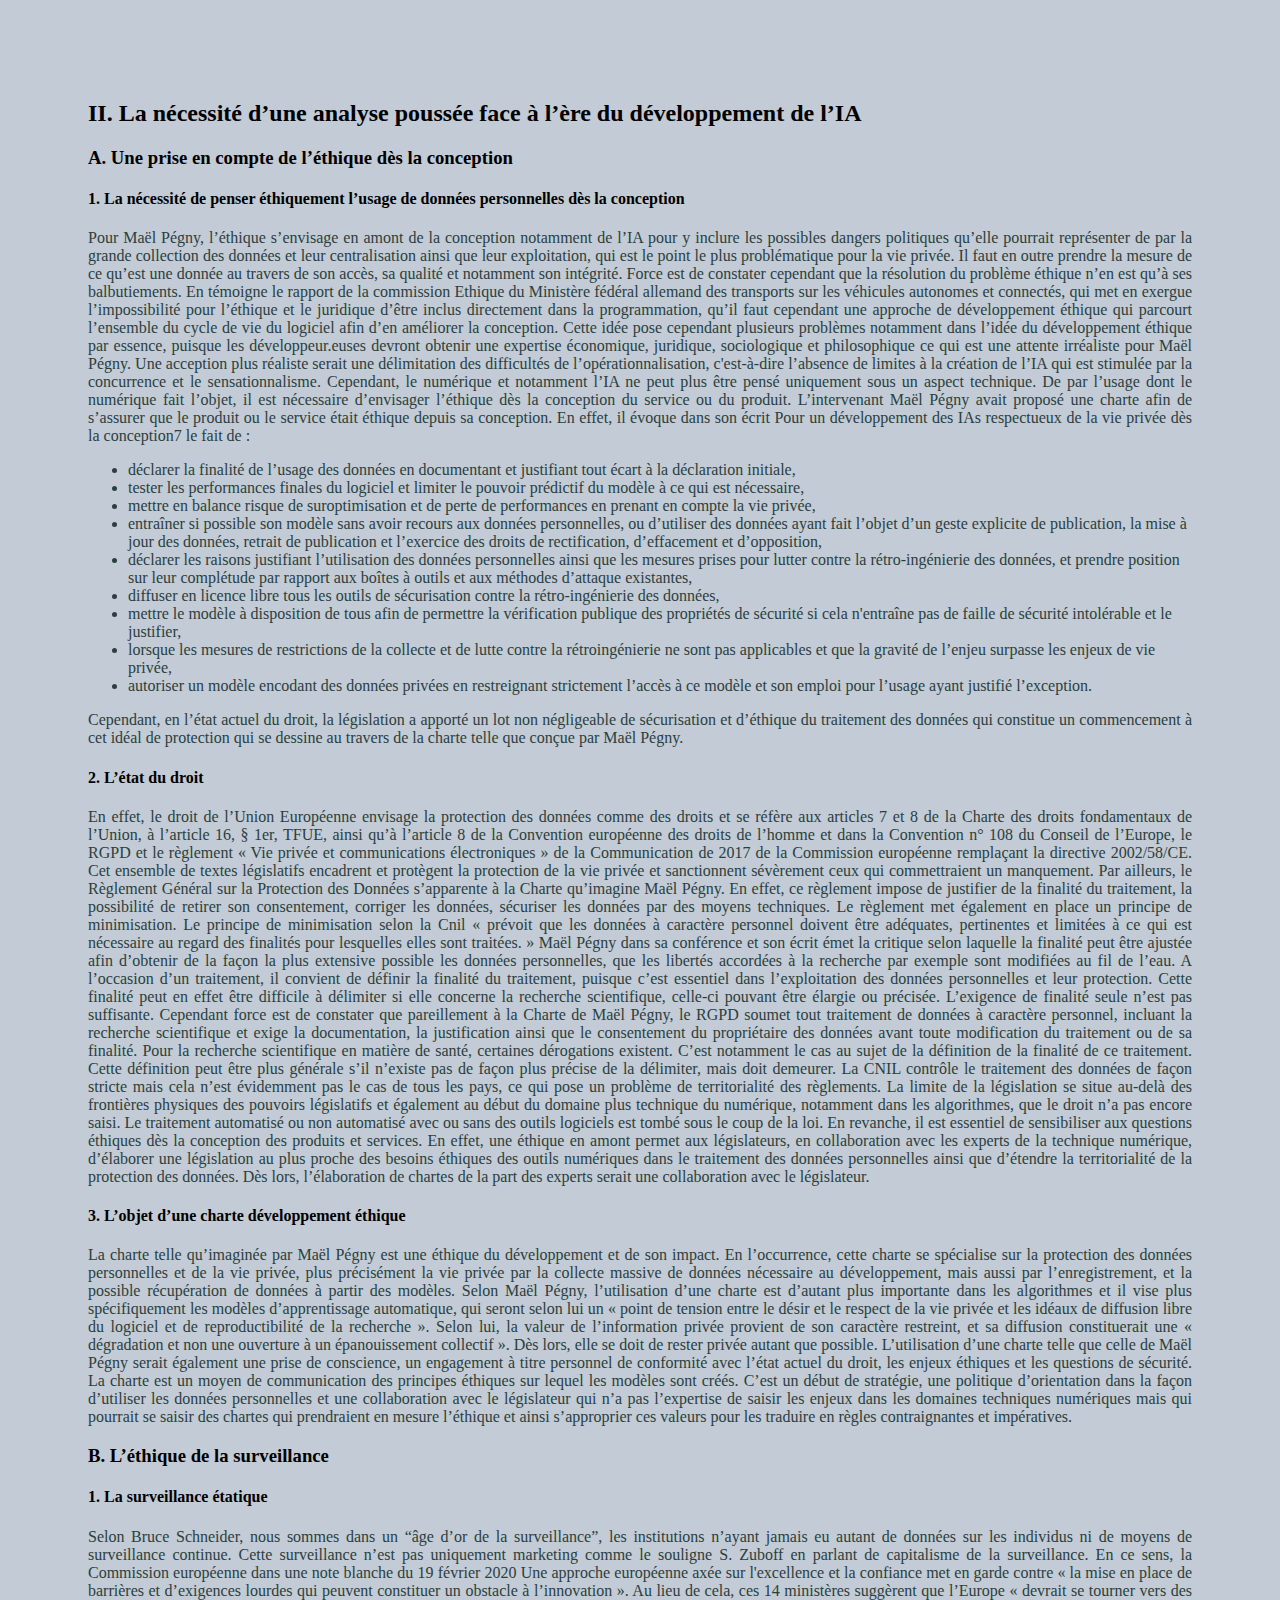
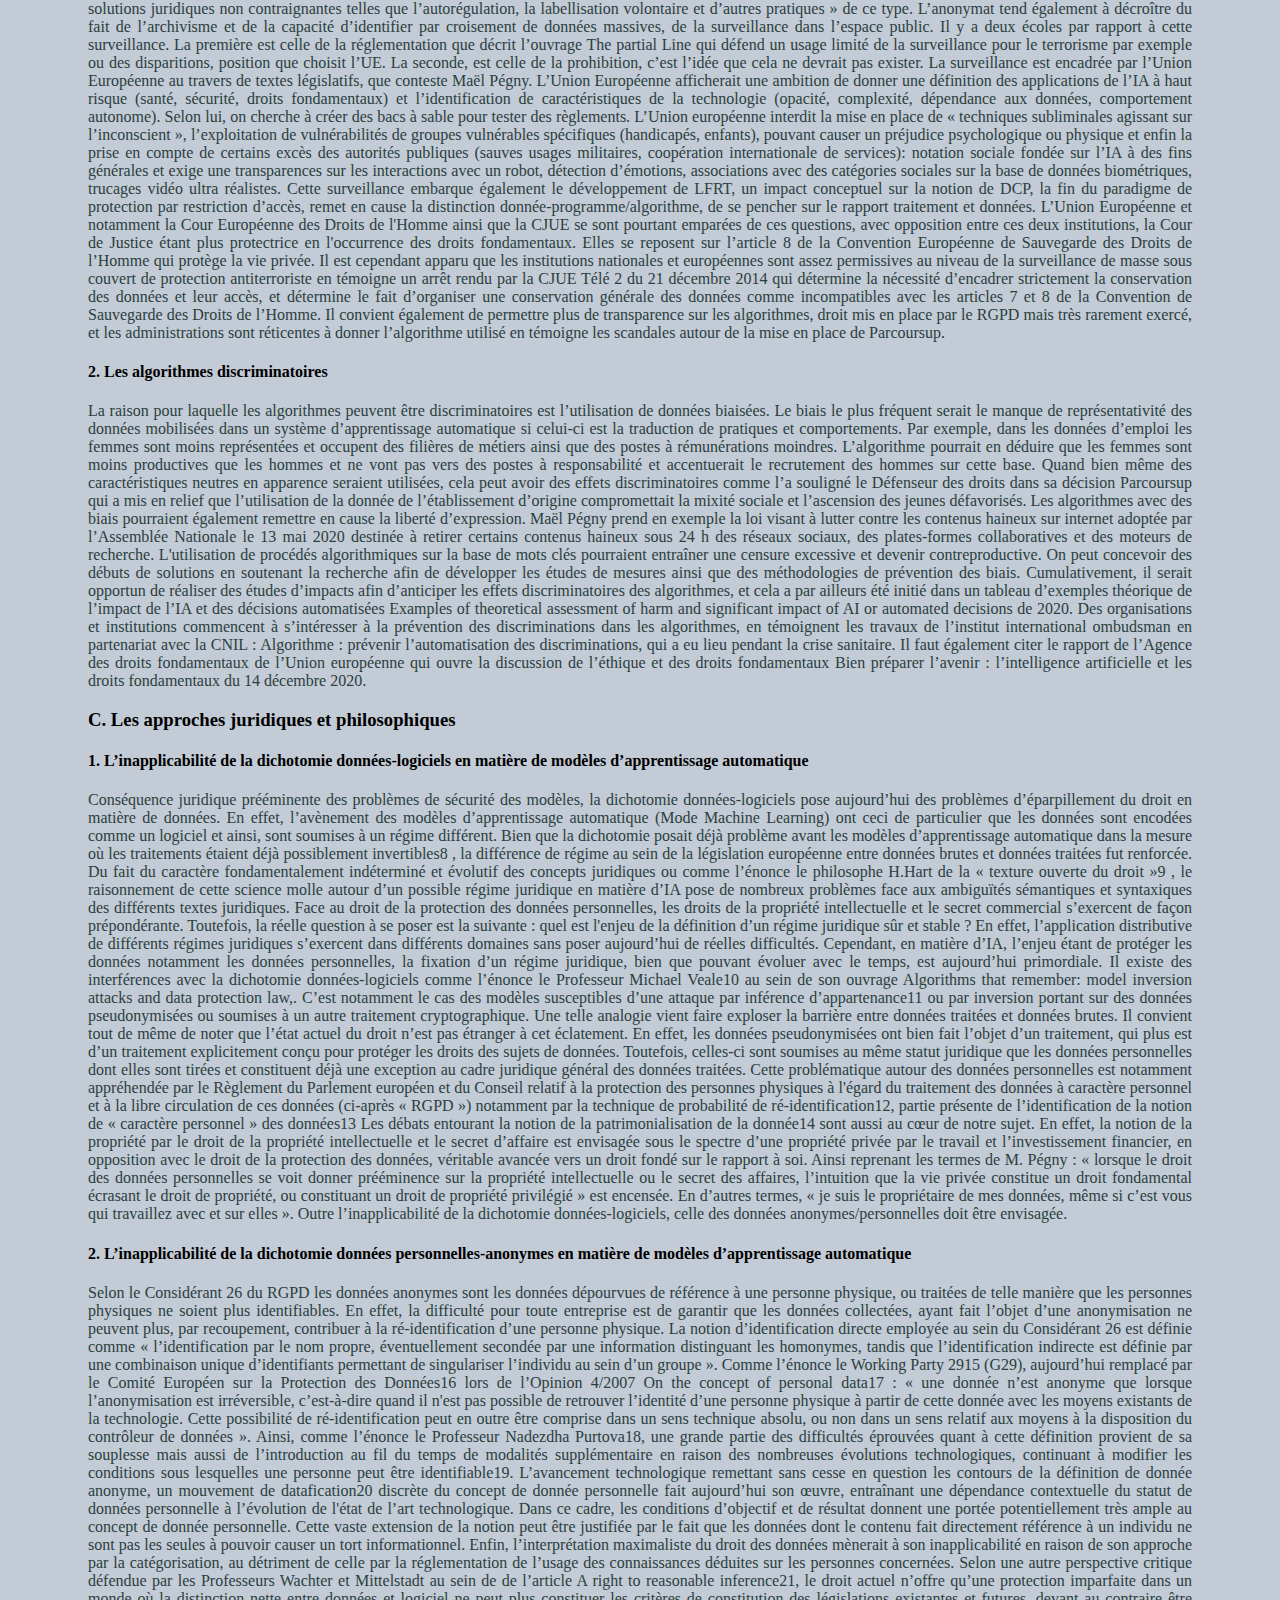
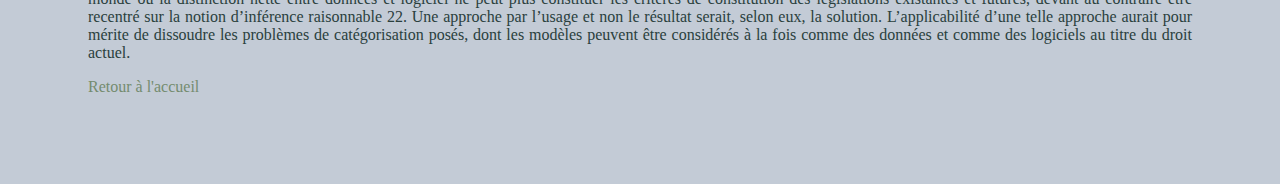
<file: exercice 2/IInecessite/necessite.html>
<!DOCTYPE html>
<html lang="en">
<head>
    <meta charset="UTF-8">
    <meta http-equiv="X-UA-Compatible" content="IE=edge">
    <meta name="viewport" content="width=device-width, initial-scale=1.0">
    <title>La nécessité d’une analyse poussée face à l’ère du développement de l’IA</title>
    <link rel="stylesheet" href="../ex2.css">
</head>
<body>
    <h2>
        II. La nécessité d’une analyse poussée face à l’ère du développement de l’IA
    </h2>
    <h3>
        A. Une prise en compte de l’éthique dès la conception
    </h3>
    <h4>
        1. La nécessité de penser éthiquement l’usage de données personnelles dès la conception
    </h4>
    <p>
        Pour Maël Pégny, l’éthique s’envisage en amont de la conception notamment de l’IA pour y inclure les possibles
        dangers politiques qu’elle pourrait représenter de par la grande collection des données et leur centralisation ainsi que
        leur exploitation, qui est le point le plus problématique pour la vie privée. Il faut en outre prendre la mesure de ce
        qu’est une donnée au travers de son accès, sa qualité et notamment son intégrité.
        Force est de constater cependant que la résolution du problème éthique n’en est qu’à ses balbutiements. En
        témoigne le rapport de la commission Ethique du Ministère fédéral allemand des transports sur les véhicules
        autonomes et connectés, qui met en exergue l’impossibilité pour l’éthique et le juridique d’être inclus directement
        dans la programmation, qu’il faut cependant une approche de développement éthique qui parcourt l’ensemble du
        cycle de vie du logiciel afin d’en améliorer la conception.
        Cette idée pose cependant plusieurs problèmes notamment dans l’idée du développement éthique par essence,
        puisque les développeur.euses devront obtenir une expertise économique, juridique, sociologique et philosophique
        ce qui est une attente irréaliste pour Maël Pégny. Une acception plus réaliste serait une délimitation des difficultés
        de l’opérationnalisation, c'est-à-dire l’absence de limites à la création de l’IA qui est stimulée par la concurrence et
        le sensationnalisme. Cependant, le numérique et notamment l’IA ne peut plus être pensé uniquement sous un aspect
        technique. De par l’usage dont le numérique fait l’objet, il est nécessaire d’envisager l’éthique dès la conception du
        service ou du produit. L’intervenant Maël Pégny avait proposé une charte afin de s’assurer que le produit ou le service
        était éthique depuis sa conception.
        En effet, il évoque dans son écrit Pour un développement des IAs respectueux de la vie privée dès la conception7
        le fait de :
    </p>
    <ul>
        <li>déclarer la finalité de l’usage des données en documentant et justifiant tout écart à la déclaration initiale,
        </li>
        <li>
            tester les performances finales du logiciel et limiter le pouvoir prédictif du modèle à ce qui est nécessaire,
        </li>
        <li>
            mettre en balance risque de suroptimisation et de perte de performances en prenant en compte la vie
            privée,
        </li>
        <li>
            entraîner si possible son modèle sans avoir recours aux données personnelles, ou d’utiliser des données
            ayant fait l’objet d’un geste explicite de publication, la mise à jour des données, retrait de publication et
            l’exercice des droits de rectification, d’effacement et d’opposition,
        </li>
        <li>
            déclarer les raisons justifiant l’utilisation des données personnelles ainsi que les mesures prises pour lutter
            contre la rétro-ingénierie des données, et prendre position sur leur complétude par rapport aux boîtes à
            outils et aux méthodes d’attaque existantes,
        </li>
        <li>
            diffuser en licence libre tous les outils de sécurisation contre la rétro-ingénierie des données,
        </li>
        <li>
            mettre le modèle à disposition de tous afin de permettre la vérification publique des propriétés de sécurité
            si cela n'entraîne pas de faille de sécurité intolérable et le justifier,
        </li>
        <li>
            lorsque les mesures de restrictions de la collecte et de lutte contre la rétroingénierie ne sont pas applicables
            et que la gravité de l’enjeu surpasse les enjeux de vie privée,
        </li>
        <li>
            autoriser un modèle encodant des données privées en restreignant strictement l’accès à ce modèle et son
            emploi pour l’usage ayant justifié l’exception.
        </li>
    </ul>
    <p>
        Cependant, en l’état actuel du droit, la législation a apporté un lot non négligeable de sécurisation et d’éthique du
        traitement des données qui constitue un commencement à cet idéal de protection qui se dessine au travers de la charte
        telle que conçue par Maël Pégny.
    </p>
    
    <h4>
        2. L’état du droit
    </h4>
    <p> 
        En effet, le droit de l’Union Européenne envisage la protection des données comme des droits et se réfère aux
        articles 7 et 8 de la Charte des droits fondamentaux de l’Union, à l’article 16, § 1er, TFUE, ainsi qu’à l’article 8 de
        la Convention européenne des droits de l’homme et dans la Convention n° 108 du Conseil de l’Europe, le RGPD et
        le règlement « Vie privée et communications électroniques » de la Communication de 2017 de la Commission
        européenne remplaçant la directive 2002/58/CE. Cet ensemble de textes législatifs encadrent et protègent la
        protection de la vie privée et sanctionnent sévèrement ceux qui commettraient un manquement. Par ailleurs, le
        Règlement Général sur la Protection des Données s’apparente à la Charte qu’imagine Maël Pégny. En effet, ce
        règlement impose de justifier de la finalité du traitement, la possibilité de retirer son consentement, corriger les
        données, sécuriser les données par des moyens techniques. Le règlement met également en place un principe de
        minimisation.
        Le principe de minimisation selon la Cnil « prévoit que les données à caractère personnel doivent être adéquates,
        pertinentes et limitées à ce qui est nécessaire au regard des finalités pour lesquelles elles sont traitées. » Maël Pégny
        dans sa conférence et son écrit émet la critique selon laquelle la finalité peut être ajustée afin d’obtenir de la façon la
        plus extensive possible les données personnelles, que les libertés accordées à la recherche par exemple sont modifiées
        au fil de l’eau. A l’occasion d’un traitement, il convient de définir la finalité du traitement, puisque c’est essentiel
        dans l’exploitation des données personnelles et leur protection. Cette finalité peut en effet être difficile à délimiter si
        elle concerne la recherche scientifique, celle-ci pouvant être élargie ou précisée.
        L’exigence de finalité seule n’est pas suffisante. Cependant force est de constater que pareillement à la Charte de
        Maël Pégny, le RGPD soumet tout traitement de données à caractère personnel, incluant la recherche scientifique et
        exige la documentation, la justification ainsi que le consentement du propriétaire des données avant toute
        modification du traitement ou de sa finalité. Pour la recherche scientifique en matière de santé, certaines dérogations
        existent. C’est notamment le cas au sujet de la définition de la finalité de ce traitement. Cette définition peut être plus
        générale s’il n’existe pas de façon plus précise de la délimiter, mais doit demeurer. La CNIL contrôle le traitement
        des données de façon stricte mais cela n’est évidemment pas le cas de tous les pays, ce qui pose un problème de
        territorialité des règlements. La limite de la législation se situe au-delà des frontières physiques des pouvoirs
        législatifs et également au début du domaine plus technique du numérique, notamment dans les algorithmes, que le
        droit n’a pas encore saisi. Le traitement automatisé ou non automatisé avec ou sans des outils logiciels est tombé
        sous le coup de la loi. En revanche, il est essentiel de sensibiliser aux questions éthiques dès la conception des produits
        et services. En effet, une éthique en amont permet aux législateurs, en collaboration avec les experts de la technique
        numérique, d’élaborer une législation au plus proche des besoins éthiques des outils numériques dans le traitement
        des données personnelles ainsi que d’étendre la territorialité de la protection des données.
        Dès lors, l’élaboration de chartes de la part des experts serait une collaboration avec le législateur.
    </p>
    <h4>
        3. L’objet d’une charte développement éthique
    </h4>
    <p>La charte telle qu’imaginée par Maël Pégny est une éthique du développement et de son impact. En l’occurrence,
        cette charte se spécialise sur la protection des données personnelles et de la vie privée, plus précisément la vie privée
        par la collecte massive de données nécessaire au développement, mais aussi par l’enregistrement, et la possible
        récupération de données à partir des modèles. Selon Maël Pégny, l’utilisation d’une charte est d’autant plus
        importante dans les algorithmes et il vise plus spécifiquement les modèles d’apprentissage automatique, qui seront
        selon lui un « point de tension entre le désir et le respect de la vie privée et les idéaux de diffusion libre du logiciel
        et de reproductibilité de la recherche ». Selon lui, la valeur de l’information privée provient de son caractère restreint,
        et sa diffusion constituerait une « dégradation et non une ouverture à un épanouissement collectif ». Dès lors, elle se
        doit de rester privée autant que possible. 
        L’utilisation d’une charte telle que celle de Maël Pégny serait également une prise de conscience, un engagement
        à titre personnel de conformité avec l’état actuel du droit, les enjeux éthiques et les questions de sécurité. La charte
        est un moyen de communication des principes éthiques sur lequel les modèles sont créés. C’est un début de stratégie,
        une politique d’orientation dans la façon d’utiliser les données personnelles et une collaboration avec le législateur
        qui n’a pas l’expertise de saisir les enjeux dans les domaines techniques numériques mais qui pourrait se saisir des
        chartes qui prendraient en mesure l’éthique et ainsi s’approprier ces valeurs pour les traduire en règles contraignantes
        et impératives.
    </p>
    <h3>
        B. L’éthique de la surveillance

    </h3>
    <h4>
        1. La surveillance étatique

    </h4>
    <p>

        Selon Bruce Schneider, nous sommes dans un “âge d’or de la surveillance”, les institutions n’ayant jamais eu
        autant de données sur les individus ni de moyens de surveillance continue. Cette surveillance n’est pas uniquement
        marketing comme le souligne S. Zuboff en parlant de capitalisme de la surveillance. En ce sens, la Commission
        européenne dans une note blanche du 19 février 2020 Une approche européenne axée sur l'excellence et la confiance
        met en garde contre « la mise en place de barrières et d’exigences lourdes qui peuvent constituer un obstacle à
        l’innovation ». Au lieu de cela, ces 14 ministères suggèrent que l’Europe « devrait se tourner vers des solutions
        juridiques non contraignantes telles que l’autorégulation, la labellisation volontaire et d’autres pratiques » de ce type.
        L’anonymat tend également à décroître du fait de l’archivisme et de la capacité d’identifier par croisement de données
        massives, de la surveillance dans l’espace public. Il y a deux écoles par rapport à cette surveillance. La première est
        celle de la réglementation que décrit l’ouvrage The partial Line qui défend un usage limité de la surveillance pour le
        terrorisme par exemple ou des disparitions, position que choisit l’UE. La seconde, est celle de la prohibition, c’est
        l’idée que cela ne devrait pas exister.
        La surveillance est encadrée par l’Union Européenne au travers de textes législatifs, que conteste Maël Pégny.
        L’Union Européenne afficherait une ambition de donner une définition des applications de l’IA à haut risque (santé,
        sécurité, droits fondamentaux) et l’identification de caractéristiques de la technologie (opacité, complexité,
        dépendance aux données, comportement autonome). Selon lui, on cherche à créer des bacs à sable pour tester des
        règlements.
        L’Union européenne interdit la mise en place de « techniques subliminales agissant sur l’inconscient »,
        l’exploitation de vulnérabilités de groupes vulnérables spécifiques (handicapés, enfants), pouvant causer un préjudice
        psychologique ou physique et enfin la prise en compte de certains excès des autorités publiques (sauves usages
        militaires, coopération internationale de services): notation sociale fondée sur l’IA à des fins générales et exige une
        transparences sur les interactions avec un robot, détection d’émotions, associations avec des catégories sociales sur
        la base de données biométriques, trucages vidéo ultra réalistes. Cette surveillance embarque également le
        développement de LFRT, un impact conceptuel sur la notion de DCP, la fin du paradigme de protection par restriction
        d’accès, remet en cause la distinction donnée-programme/algorithme, de se pencher sur le rapport traitement et
        données.
        L’Union Européenne et notamment la Cour Européenne des Droits de l'Homme ainsi que la CJUE se sont pourtant
        emparées de ces questions, avec opposition entre ces deux institutions, la Cour de Justice étant plus protectrice en
        l'occurrence des droits fondamentaux. Elles se reposent sur l’article 8 de la Convention Européenne de Sauvegarde
        des Droits de l’Homme qui protège la vie privée. Il est cependant apparu que les institutions nationales et européennes
        sont assez permissives au niveau de la surveillance de masse sous couvert de protection antiterroriste en témoigne un
        arrêt rendu par la CJUE Télé 2 du 21 décembre 2014 qui détermine la nécessité d’encadrer strictement la conservation
        des données et leur accès, et détermine le fait d’organiser une conservation générale des données comme
        incompatibles avec les articles 7 et 8 de la Convention de Sauvegarde des Droits de l’Homme. Il convient également
        de permettre plus de transparence sur les algorithmes, droit mis en place par le RGPD mais très rarement exercé, et
        les administrations sont réticentes à donner l’algorithme utilisé en témoigne les scandales autour de la mise en place
        de Parcoursup.
    </p>
    <h4>
        2. Les algorithmes discriminatoires
    </h4>
    <p>

        La raison pour laquelle les algorithmes peuvent être discriminatoires est l’utilisation de données biaisées. Le biais
        le plus fréquent serait le manque de représentativité des données mobilisées dans un système d’apprentissage
        automatique si celui-ci est la traduction de pratiques et comportements. Par exemple, dans les données d’emploi les
        femmes sont moins représentées et occupent des filières de métiers ainsi que des postes à rémunérations moindres.
        L’algorithme pourrait en déduire que les femmes sont moins productives que les hommes et ne vont pas vers des
        postes à responsabilité et accentuerait le recrutement des hommes sur cette base. Quand bien même des
        caractéristiques neutres en apparence seraient utilisées, cela peut avoir des effets discriminatoires comme l’a souligné
        le Défenseur des droits dans sa décision Parcoursup qui a mis en relief que l’utilisation de la donnée de l’établissement
        d’origine compromettait la mixité sociale et l’ascension des jeunes défavorisés.
        Les algorithmes avec des biais pourraient également remettre en cause la liberté d’expression. Maël Pégny prend
        en exemple la loi visant à lutter contre les contenus haineux sur internet adoptée par l’Assemblée Nationale le 13 mai
        2020 destinée à retirer certains contenus haineux sous 24 h des réseaux sociaux, des plates-formes collaboratives et
        des moteurs de recherche. L'utilisation de procédés algorithmiques sur la base de mots clés pourraient entraîner une
        censure excessive et devenir contreproductive.
        On peut concevoir des débuts de solutions en soutenant la recherche afin de développer les études de mesures
        ainsi que des méthodologies de prévention des biais. Cumulativement, il serait opportun de réaliser des études
        d’impacts afin d’anticiper les effets discriminatoires des algorithmes, et cela a par ailleurs été initié dans un tableau
        d’exemples théorique de l’impact de l’IA et des décisions automatisées Examples of theoretical assessment of harm
        and significant impact of AI or automated decisions de 2020. Des organisations et institutions commencent à
        s’intéresser à la prévention des discriminations dans les algorithmes, en témoignent les travaux de l’institut
        international ombudsman en partenariat avec la CNIL : Algorithme : prévenir l’automatisation des discriminations,
        qui a eu lieu pendant la crise sanitaire. Il faut également citer le rapport de l’Agence des droits fondamentaux de
        l’Union européenne qui ouvre la discussion de l’éthique et des droits fondamentaux Bien préparer l’avenir :
        l’intelligence artificielle et les droits fondamentaux du 14 décembre 2020.
    </p>
    <h3>
        C. Les approches juridiques et philosophiques
    </h3>
    <h4>
        1. L’inapplicabilité de la dichotomie données-logiciels en matière de modèles d’apprentissage automatique
    </h4>
    <p>
        Conséquence juridique prééminente des problèmes de sécurité des modèles, la dichotomie données-logiciels
        pose aujourd’hui des problèmes d’éparpillement du droit en matière de données. En effet, l’avènement des modèles
        d’apprentissage automatique (Mode Machine Learning) ont ceci de particulier que les données sont encodées comme
        un logiciel et ainsi, sont soumises à un régime différent. Bien que la dichotomie posait déjà problème avant les
        modèles d’apprentissage automatique dans la mesure où les traitements étaient déjà possiblement invertibles8
        , la
        différence de régime au sein de la législation européenne entre données brutes et données traitées fut renforcée. Du
        fait du caractère fondamentalement indéterminé et évolutif des concepts juridiques ou comme l’énonce le philosophe
        H.Hart de la « texture ouverte du droit »9
        , le raisonnement de cette science molle autour d’un possible régime
        juridique en matière d’IA pose de nombreux problèmes face aux ambiguïtés sémantiques et syntaxiques des différents
        textes juridiques. Face au droit de la protection des données personnelles, les droits de la propriété intellectuelle et le
        secret commercial s’exercent de façon prépondérante. 
        Toutefois, la réelle question à se poser est la suivante : quel est l'enjeu de la définition d’un régime juridique sûr
        et stable ? En effet, l’application distributive de différents régimes juridiques s’exercent dans différents domaines
        sans poser aujourd’hui de réelles difficultés. Cependant, en matière d’IA, l’enjeu étant de protéger les données
        notamment les données personnelles, la fixation d’un régime juridique, bien que pouvant évoluer avec le temps, est
        aujourd’hui primordiale. Il existe des interférences avec la dichotomie données-logiciels comme l’énonce le
        Professeur Michael Veale10 au sein de son ouvrage Algorithms that remember: model inversion attacks and data
        protection law,. C’est notamment le cas des modèles susceptibles d’une attaque par inférence d’appartenance11 ou
        par inversion portant sur des données pseudonymisées ou soumises à un autre traitement cryptographique. Une telle
        analogie vient faire exploser la barrière entre données traitées et données brutes. Il convient tout de même de noter
        que l’état actuel du droit n’est pas étranger à cet éclatement. En effet, les données pseudonymisées ont bien fait l’objet
        d’un traitement, qui plus est d’un traitement explicitement conçu pour protéger les droits des sujets de données.
        Toutefois, celles-ci sont soumises au même statut juridique que les données personnelles dont elles sont tirées et
        constituent déjà une exception au cadre juridique général des données traitées. Cette problématique autour des
        données personnelles est notamment appréhendée par le Règlement du Parlement européen et du Conseil relatif à la
        protection des personnes physiques à l'égard du traitement des données à caractère personnel et à la libre circulation
        de ces données (ci-après « RGPD ») notamment par la technique de probabilité de ré-identification12, partie présente
        de l’identification de la notion de « caractère personnel » des données13
        Les débats entourant la notion de la patrimonialisation de la donnée14 sont aussi au cœur de notre sujet. En effet,
        la notion de la propriété par le droit de la propriété intellectuelle et le secret d’affaire est envisagée sous le spectre
        d’une propriété privée par le travail et l’investissement financier, en opposition avec le droit de la protection des
        données, véritable avancée vers un droit fondé sur le rapport à soi. Ainsi reprenant les termes de M. Pégny : « lorsque
        le droit des données personnelles se voit donner prééminence sur la propriété intellectuelle ou le secret des affaires,
        l’intuition que la vie privée constitue un droit fondamental écrasant le droit de propriété, ou constituant un droit de
        propriété privilégié » est encensée. En d’autres termes, « je suis le propriétaire de mes données, même si c’est vous
        qui travaillez avec et sur elles ».
        Outre l’inapplicabilité de la dichotomie données-logiciels, celle des données anonymes/personnelles doit être
        envisagée.
    </p>
    <h4>
        2. L’inapplicabilité de la dichotomie données personnelles-anonymes en matière de modèles
        d’apprentissage automatique
    </h4>
    <p>
        Selon le Considérant 26 du RGPD les données anonymes sont les données dépourvues de référence à une
        personne physique, ou traitées de telle manière que les personnes physiques ne soient plus identifiables. En effet, la
        difficulté pour toute entreprise est de garantir que les données collectées, ayant fait l’objet d’une anonymisation ne
        peuvent plus, par recoupement, contribuer à la ré-identification d’une personne physique. La notion d’identification
        directe employée au sein du Considérant 26 est définie comme « l’identification par le nom propre, éventuellement
        secondée par une information distinguant les homonymes, tandis que l’identification indirecte est définie par une
        combinaison unique d’identifiants permettant de singulariser l’individu au sein d’un groupe ». Comme l’énonce le
        Working Party 2915 (G29), aujourd’hui remplacé par le Comité Européen sur la Protection des Données16 lors de
        l’Opinion 4/2007 On the concept of personal data17 : « une donnée n’est anonyme que lorsque l’anonymisation est 
        irréversible, c’est-à-dire quand il n'est pas possible de retrouver l’identité d’une personne physique à partir de cette
        donnée avec les moyens existants de la technologie. Cette possibilité de ré-identification peut en outre être comprise
        dans un sens technique absolu, ou non dans un sens relatif aux moyens à la disposition du contrôleur de données ».
        Ainsi, comme l’énonce le Professeur Nadezdha Purtova18, une grande partie des difficultés éprouvées quant à
        cette définition provient de sa souplesse mais aussi de l’introduction au fil du temps de modalités supplémentaire en
        raison des nombreuses évolutions technologiques, continuant à modifier les conditions sous lesquelles une personne
        peut être identifiable19. L’avancement technologique remettant sans cesse en question les contours de la définition de
        donnée anonyme, un mouvement de datafication20 discrète du concept de donnée personnelle fait aujourd’hui son
        œuvre, entraînant une dépendance contextuelle du statut de données personnelle à l’évolution de l'état de l’art
        technologique.
        Dans ce cadre, les conditions d’objectif et de résultat donnent une portée potentiellement très ample au concept
        de donnée personnelle. Cette vaste extension de la notion peut être justifiée par le fait que les données dont le contenu
        fait directement référence à un individu ne sont pas les seules à pouvoir causer un tort informationnel.
        Enfin, l’interprétation maximaliste du droit des données mènerait à son inapplicabilité en raison de son approche
        par la catégorisation, au détriment de celle par la réglementation de l’usage des connaissances déduites sur les
        personnes concernées. Selon une autre perspective critique défendue par les Professeurs Wachter et Mittelstadt au
        sein de de l’article A right to reasonable inference21, le droit actuel n’offre qu’une protection imparfaite dans un
        monde où la distinction nette entre données et logiciel ne peut plus constituer les critères de constitution des
        législations existantes et futures, devant au contraire être recentré sur la notion d’inférence raisonnable 22. Une
        approche par l’usage et non le résultat serait, selon eux, la solution. L’applicabilité d’une telle approche aurait pour
        mérite de dissoudre les problèmes de catégorisation posés, dont les modèles peuvent être considérés à la fois comme
        des données et comme des logiciels au titre du droit actuel.
    </p>

    <a class="retour_accueil" href="../ex2.html">Retour à l'accueil</a>
    
</body>
</html>
</file>
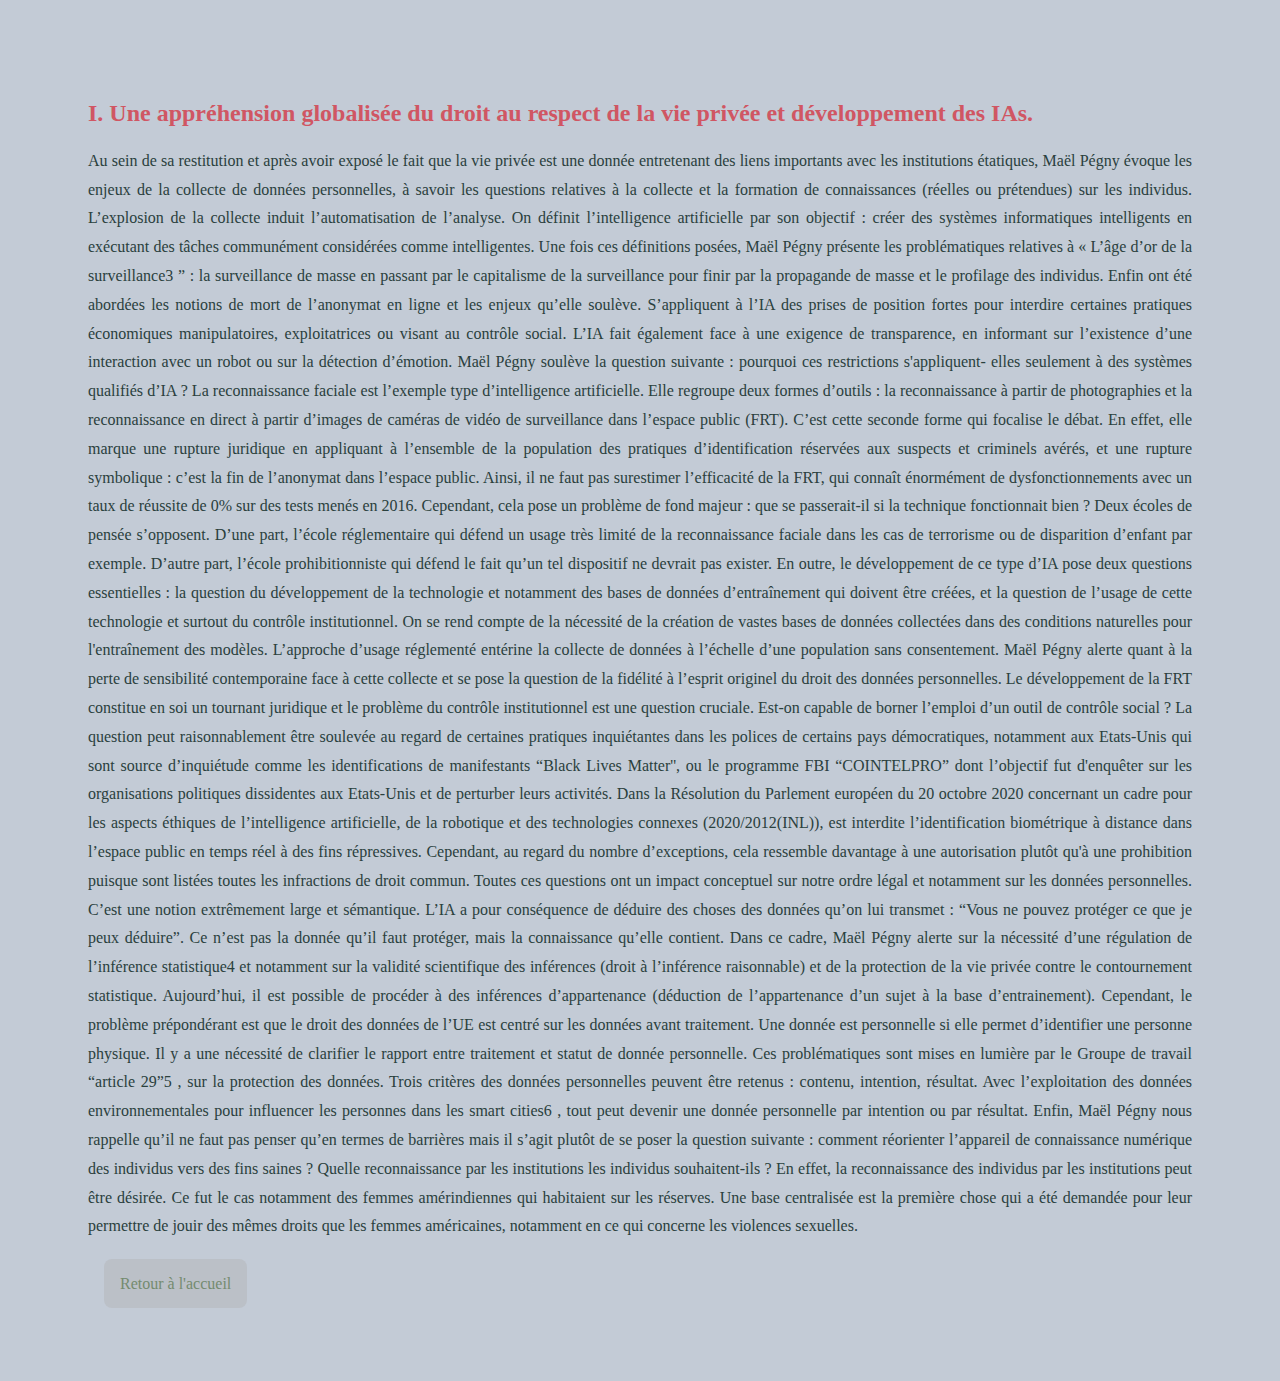
<file: exercice2/Iapprehension/apprehension.html>
<!DOCTYPE html>
<html lang="en">
<head>
    <meta charset="UTF-8">
    <meta http-equiv="X-UA-Compatible" content="IE=edge">
    <meta name="viewport" content="width=device-width, initial-scale=1.0">
    <title>Une appréhension globalisée du droit au respect de la vie privée et développement des IAs</title>
    <link rel="stylesheet" href="../ex2.css">
</head>
<body>
    <h2>
        I. Une appréhension globalisée du droit au respect de la vie privée et développement des IAs.
    </h2>
    <p>
        Au sein de sa restitution et après avoir exposé le fait que la vie privée est une donnée entretenant des liens
        importants avec les institutions étatiques, Maël Pégny évoque les enjeux de la collecte de données personnelles, à
        savoir les questions relatives à la collecte et la formation de connaissances (réelles ou prétendues) sur les individus.
        L’explosion de la collecte induit l’automatisation de l’analyse. On définit l’intelligence artificielle par son objectif :
        créer des systèmes informatiques intelligents en exécutant des tâches communément considérées comme
        intelligentes.
        Une fois ces définitions posées, Maël Pégny présente les problématiques relatives à « L’âge d’or de la
        surveillance3
        ” : la surveillance de masse en passant par le capitalisme de la surveillance pour finir par la propagande
        de masse et le profilage des individus. Enfin ont été abordées les notions de mort de l’anonymat en ligne et les enjeux
        qu’elle soulève.
        S’appliquent à l’IA des prises de position fortes pour interdire certaines pratiques économiques manipulatoires,
        exploitatrices ou visant au contrôle social. L’IA fait également face à une exigence de transparence, en informant sur
        l’existence d’une interaction avec un robot ou sur la détection d’émotion. Maël Pégny soulève la question suivante :
        pourquoi ces restrictions s'appliquent- elles seulement à des systèmes qualifiés d’IA ?
        La reconnaissance faciale est l’exemple type d’intelligence artificielle. Elle regroupe deux formes d’outils : la
        reconnaissance à partir de photographies et la reconnaissance en direct à partir d’images de caméras de vidéo de 
        surveillance dans l’espace public (FRT). C’est cette seconde forme qui focalise le débat. En effet, elle marque une
        rupture juridique en appliquant à l’ensemble de la population des pratiques d’identification réservées aux suspects et
        criminels avérés, et une rupture symbolique : c’est la fin de l’anonymat dans l’espace public. Ainsi, il ne faut pas
        surestimer l’efficacité de la FRT, qui connaît énormément de dysfonctionnements avec un taux de réussite de 0% sur
        des tests menés en 2016. Cependant, cela pose un problème de fond majeur : que se passerait-il si la technique
        fonctionnait bien ? Deux écoles de pensée s’opposent. D’une part, l’école réglementaire qui défend un usage très
        limité de la reconnaissance faciale dans les cas de terrorisme ou de disparition d’enfant par exemple. D’autre part,
        l’école prohibitionniste qui défend le fait qu’un tel dispositif ne devrait pas exister. En outre, le développement de ce
        type d’IA pose deux questions essentielles : la question du développement de la technologie et notamment des bases
        de données d’entraînement qui doivent être créées, et la question de l’usage de cette technologie et surtout du contrôle
        institutionnel.
        On se rend compte de la nécessité de la création de vastes bases de données collectées dans des conditions
        naturelles pour l'entraînement des modèles. L’approche d’usage réglementé entérine la collecte de données à l’échelle
        d’une population sans consentement. Maël Pégny alerte quant à la perte de sensibilité contemporaine face à cette
        collecte et se pose la question de la fidélité à l’esprit originel du droit des données personnelles.
        Le développement de la FRT constitue en soi un tournant juridique et le problème du contrôle institutionnel est
        une question cruciale. Est-on capable de borner l’emploi d’un outil de contrôle social ? La question peut
        raisonnablement être soulevée au regard de certaines pratiques inquiétantes dans les polices de certains pays
        démocratiques, notamment aux Etats-Unis qui sont source d’inquiétude comme les identifications de manifestants
        “Black Lives Matter'', ou le programme FBI “COINTELPRO” dont l’objectif fut d'enquêter sur les organisations
        politiques dissidentes aux Etats-Unis et de perturber leurs activités. Dans la Résolution du Parlement européen du 20
        octobre 2020 concernant un cadre pour les aspects éthiques de l’intelligence artificielle, de la robotique et des
        technologies connexes (2020/2012(INL)), est interdite l’identification biométrique à distance dans l’espace public en
        temps réel à des fins répressives. Cependant, au regard du nombre d’exceptions, cela ressemble davantage à une
        autorisation plutôt qu'à une prohibition puisque sont listées toutes les infractions de droit commun.
        Toutes ces questions ont un impact conceptuel sur notre ordre légal et notamment sur les données personnelles.
        C’est une notion extrêmement large et sémantique. L’IA a pour conséquence de déduire des choses des données
        qu’on lui transmet : “Vous ne pouvez protéger ce que je peux déduire”. Ce n’est pas la donnée qu’il faut protéger,
        mais la connaissance qu’elle contient. Dans ce cadre, Maël Pégny alerte sur la nécessité d’une régulation de
        l’inférence statistique4
        et notamment sur la validité scientifique des inférences (droit à l’inférence raisonnable) et de
        la protection de la vie privée contre le contournement statistique. Aujourd’hui, il est possible de procéder à des
        inférences d’appartenance (déduction de l’appartenance d’un sujet à la base d’entrainement).
        Cependant, le problème prépondérant est que le droit des données de l’UE est centré sur les données avant
        traitement. Une donnée est personnelle si elle permet d’identifier une personne physique. Il y a une nécessité de
        clarifier le rapport entre traitement et statut de donnée personnelle. Ces problématiques sont mises en lumière par le
        Groupe de travail “article 29”5
        , sur la protection des données. Trois critères des données personnelles peuvent être
        retenus : contenu, intention, résultat. Avec l’exploitation des données environnementales pour influencer les
        personnes dans les smart cities6
        , tout peut devenir une donnée personnelle par intention ou par résultat.
        Enfin, Maël Pégny nous rappelle qu’il ne faut pas penser qu’en termes de barrières mais il s’agit plutôt de se poser
        la question suivante : comment réorienter l’appareil de connaissance numérique des individus vers des fins saines ?
        Quelle reconnaissance par les institutions les individus souhaitent-ils ?
        En effet, la reconnaissance des individus par les institutions peut être désirée. Ce fut le cas notamment des femmes
        amérindiennes qui habitaient sur les réserves. Une base centralisée est la première chose qui a été demandée pour
        leur permettre de jouir des mêmes droits que les femmes américaines, notamment en ce qui concerne les violences
        sexuelles. 
    </p>
    <br>
    <a class="retour_accueil" href="../ex2.html">Retour à l'accueil</a>

    
</body>
</html>
</file>
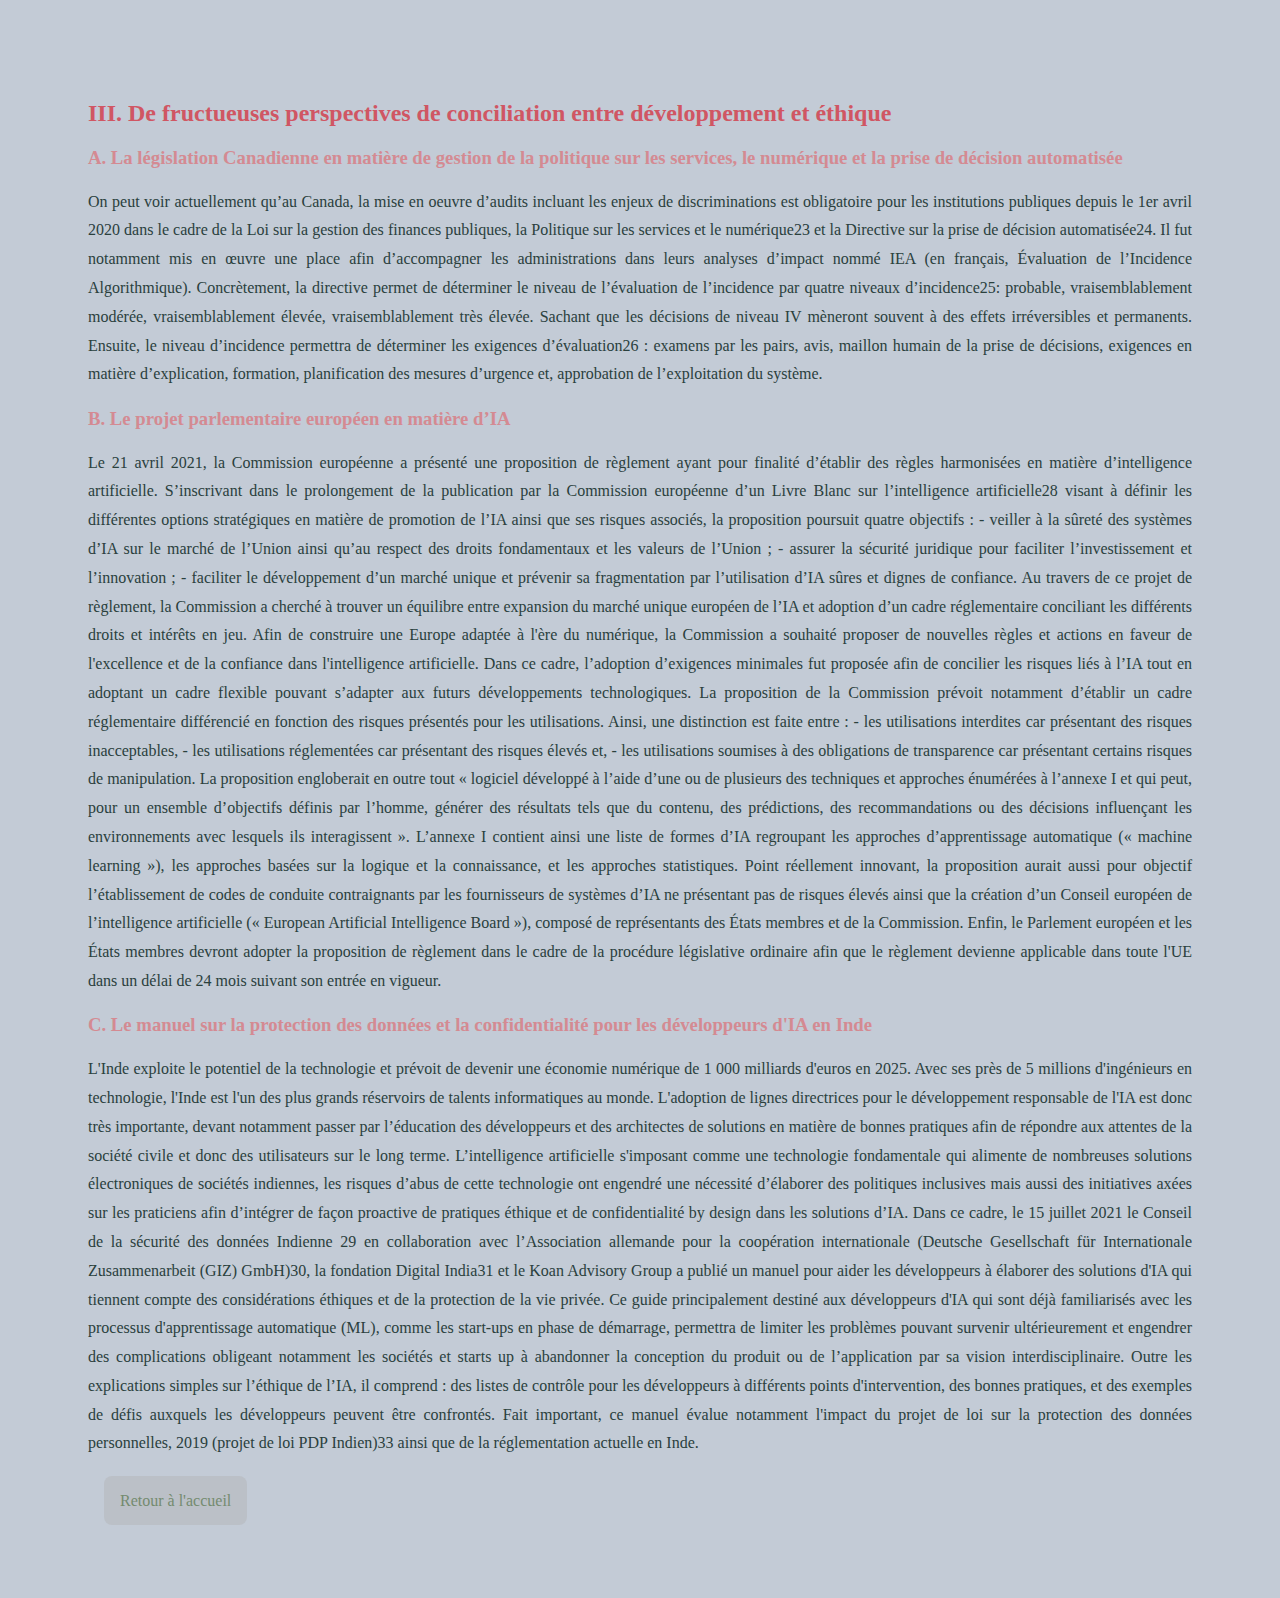
<file: exercice2/IIIfructueuse/fructueuse.html>
<!DOCTYPE html>
<html lang="en">
<head>
    <meta charset="UTF-8">
    <meta http-equiv="X-UA-Compatible" content="IE=edge">
    <meta name="viewport" content="width=device-width, initial-scale=1.0">
    <title>De fructueuses perspectives de conciliation entre développement et éthique</title>
    <link rel="stylesheet" href="../ex2.css">
</head>
<body>
    <h2>        
        III. De fructueuses perspectives de conciliation entre développement et éthique    
    </h2>

    <h3>
        A. La législation Canadienne en matière de gestion de la politique sur les services, le numérique et
        la prise de décision automatisée
    </h3> 
    <p>
        On peut voir actuellement qu’au Canada, la mise en oeuvre d’audits incluant les enjeux de discriminations est
        obligatoire pour les institutions publiques depuis le 1er avril 2020 dans le cadre de la Loi sur la gestion des finances
        publiques, la Politique sur les services et le numérique23 et la Directive sur la prise de décision automatisée24. Il fut
        notamment mis en œuvre une place afin d’accompagner les administrations dans leurs analyses d’impact nommé
        IEA (en français, Évaluation de l’Incidence Algorithmique).
        Concrètement, la directive permet de déterminer le niveau de l’évaluation de l’incidence par quatre niveaux
        d’incidence25: probable, vraisemblablement modérée, vraisemblablement élevée, vraisemblablement très élevée.
        Sachant que les décisions de niveau IV mèneront souvent à des effets irréversibles et permanents.
        Ensuite, le niveau d’incidence permettra de déterminer les exigences d’évaluation26 : examens par les pairs, avis,
        maillon humain de la prise de décisions, exigences en matière d’explication, formation, planification des mesures
        d’urgence et, approbation de l’exploitation du système.
    </p>
    <h3>
        B. Le projet parlementaire européen en matière d’IA
    </h3>
    <p>
        Le 21 avril 2021, la Commission européenne a présenté une proposition de règlement ayant pour finalité d’établir
        des règles harmonisées en matière d’intelligence artificielle.
        S’inscrivant dans le prolongement de la publication par la Commission européenne d’un Livre Blanc sur
        l’intelligence artificielle28 visant à définir les différentes options stratégiques en matière de promotion de l’IA ainsi
        que ses risques associés, la proposition poursuit quatre objectifs :
        - veiller à la sûreté des systèmes d’IA sur le marché de l’Union ainsi qu’au respect des droits fondamentaux et
        les valeurs de l’Union ;
        - assurer la sécurité juridique pour faciliter l’investissement et l’innovation ;
        - faciliter le développement d’un marché unique et prévenir sa fragmentation par l’utilisation d’IA sûres et
        dignes de confiance.
        Au travers de ce projet de règlement, la Commission a cherché à trouver un équilibre entre expansion du marché
        unique européen de l’IA et adoption d’un cadre réglementaire conciliant les différents droits et intérêts en jeu. Afin
        de construire une Europe adaptée à l'ère du numérique, la Commission a souhaité proposer de nouvelles règles et
        actions en faveur de l'excellence et de la confiance dans l'intelligence artificielle. Dans ce cadre, l’adoption
        d’exigences minimales fut proposée afin de concilier les risques liés à l’IA tout en adoptant un cadre flexible pouvant
        s’adapter aux futurs développements technologiques.
        La proposition de la Commission prévoit notamment d’établir un cadre réglementaire différencié en fonction
        des risques présentés pour les utilisations. Ainsi, une distinction est faite entre :
        - les utilisations interdites car présentant des risques inacceptables,
        - les utilisations réglementées car présentant des risques élevés et,
        - les utilisations soumises à des obligations de transparence car présentant certains risques de manipulation.
        La proposition engloberait en outre tout « logiciel développé à l’aide d’une ou de plusieurs des techniques et
        approches énumérées à l’annexe I et qui peut, pour un ensemble d’objectifs définis par l’homme, générer des résultats
        tels que du contenu, des prédictions, des recommandations ou des décisions influençant les environnements avec
        lesquels ils interagissent ».
        L’annexe I contient ainsi une liste de formes d’IA regroupant les approches d’apprentissage automatique («
        machine learning »), les approches basées sur la logique et la connaissance, et les approches statistiques.
        Point réellement innovant, la proposition aurait aussi pour objectif l’établissement de codes de conduite
        contraignants par les fournisseurs de systèmes d’IA ne présentant pas de risques élevés ainsi que la création d’un
        Conseil européen de l’intelligence artificielle (« European Artificial Intelligence Board »), composé de représentants
        des États membres et de la Commission.
        Enfin, le Parlement européen et les États membres devront adopter la proposition de règlement dans le cadre de
        la procédure législative ordinaire afin que le règlement devienne applicable dans toute l'UE dans un délai de 24 mois
        suivant son entrée en vigueur.
    </p>
    <h3>
        C. Le manuel sur la protection des données et la confidentialité pour les développeurs d'IA en Inde
    </h3>
    <p>
        L'Inde exploite le potentiel de la technologie et prévoit de devenir une économie numérique de 1 000 milliards
        d'euros en 2025. Avec ses près de 5 millions d'ingénieurs en technologie, l'Inde est l'un des plus grands réservoirs de
        talents informatiques au monde. L'adoption de lignes directrices pour le développement responsable de l'IA est donc
        très importante, devant notamment passer par l’éducation des développeurs et des architectes de solutions en matière
        de bonnes pratiques afin de répondre aux attentes de la société civile et donc des utilisateurs sur le long terme.
        L’intelligence artificielle s'imposant comme une technologie fondamentale qui alimente de nombreuses
        solutions électroniques de sociétés indiennes, les risques d’abus de cette technologie ont engendré une nécessité
        d’élaborer des politiques inclusives mais aussi des initiatives axées sur les praticiens afin d’intégrer de façon proactive
        de pratiques éthique et de confidentialité by design dans les solutions d’IA.
        Dans ce cadre, le 15 juillet 2021 le Conseil de la sécurité des données Indienne 29
        en collaboration avec
        l’Association allemande pour la coopération internationale (Deutsche Gesellschaft für Internationale
        Zusammenarbeit (GIZ) GmbH)30, la fondation Digital India31 et le Koan Advisory Group a publié un manuel pour
        aider les développeurs à élaborer des solutions d'IA qui tiennent compte des considérations éthiques et de la protection
        de la vie privée.
        Ce guide principalement destiné aux développeurs d'IA qui sont déjà familiarisés avec les processus
        d'apprentissage automatique (ML), comme les start-ups en phase de démarrage, permettra de limiter les problèmes
        pouvant survenir ultérieurement et engendrer des complications obligeant notamment les sociétés et starts up à
        abandonner la conception du produit ou de l’application par sa vision interdisciplinaire.
        Outre les explications simples sur l’éthique de l’IA, il comprend : des listes de contrôle pour les développeurs à
        différents points d'intervention, des bonnes pratiques, et des exemples de défis auxquels les développeurs peuvent
        être confrontés.
        Fait important, ce manuel évalue notamment l'impact du projet de loi sur la protection des données personnelles,
        2019 (projet de loi PDP Indien)33 ainsi que de la réglementation actuelle en Inde.
    </p>
    <br>

    <a class="retour_accueil" href="../ex2.html">Retour à l'accueil</a>

</body>
</html>
</file>
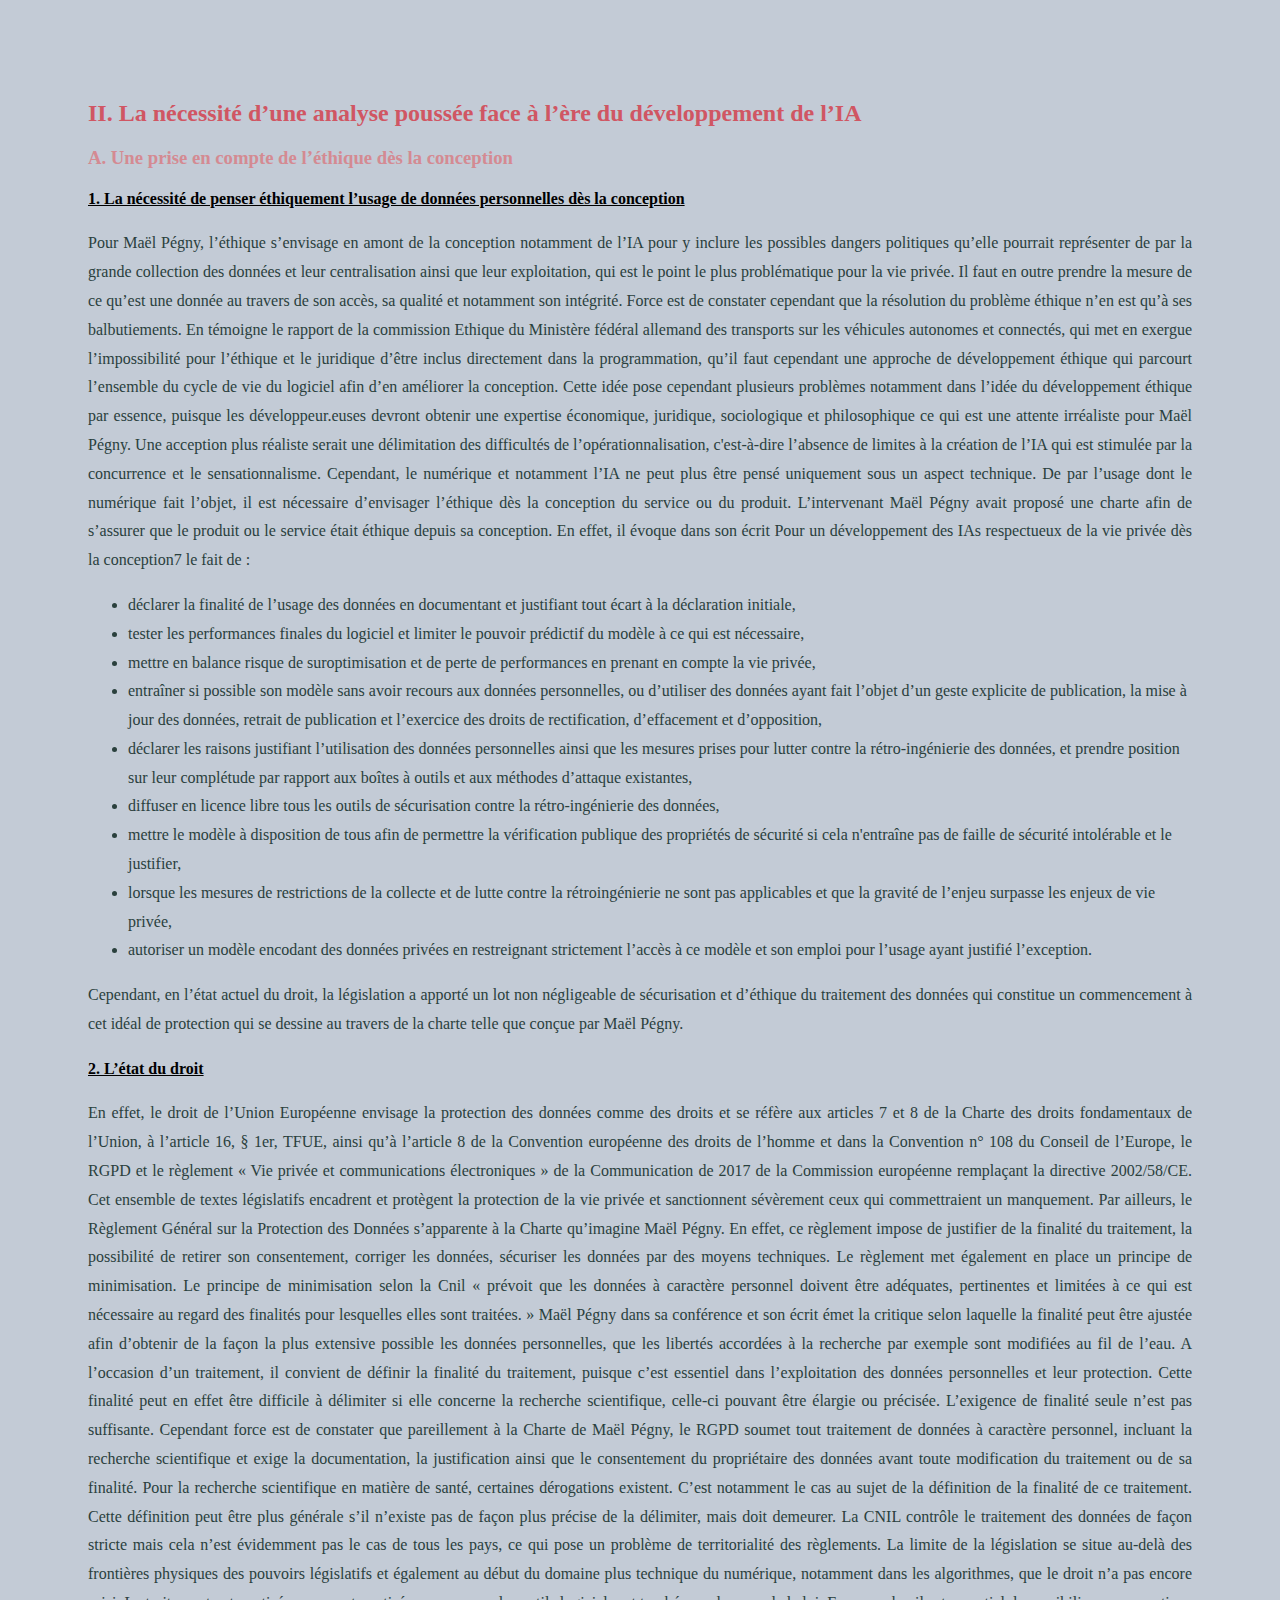
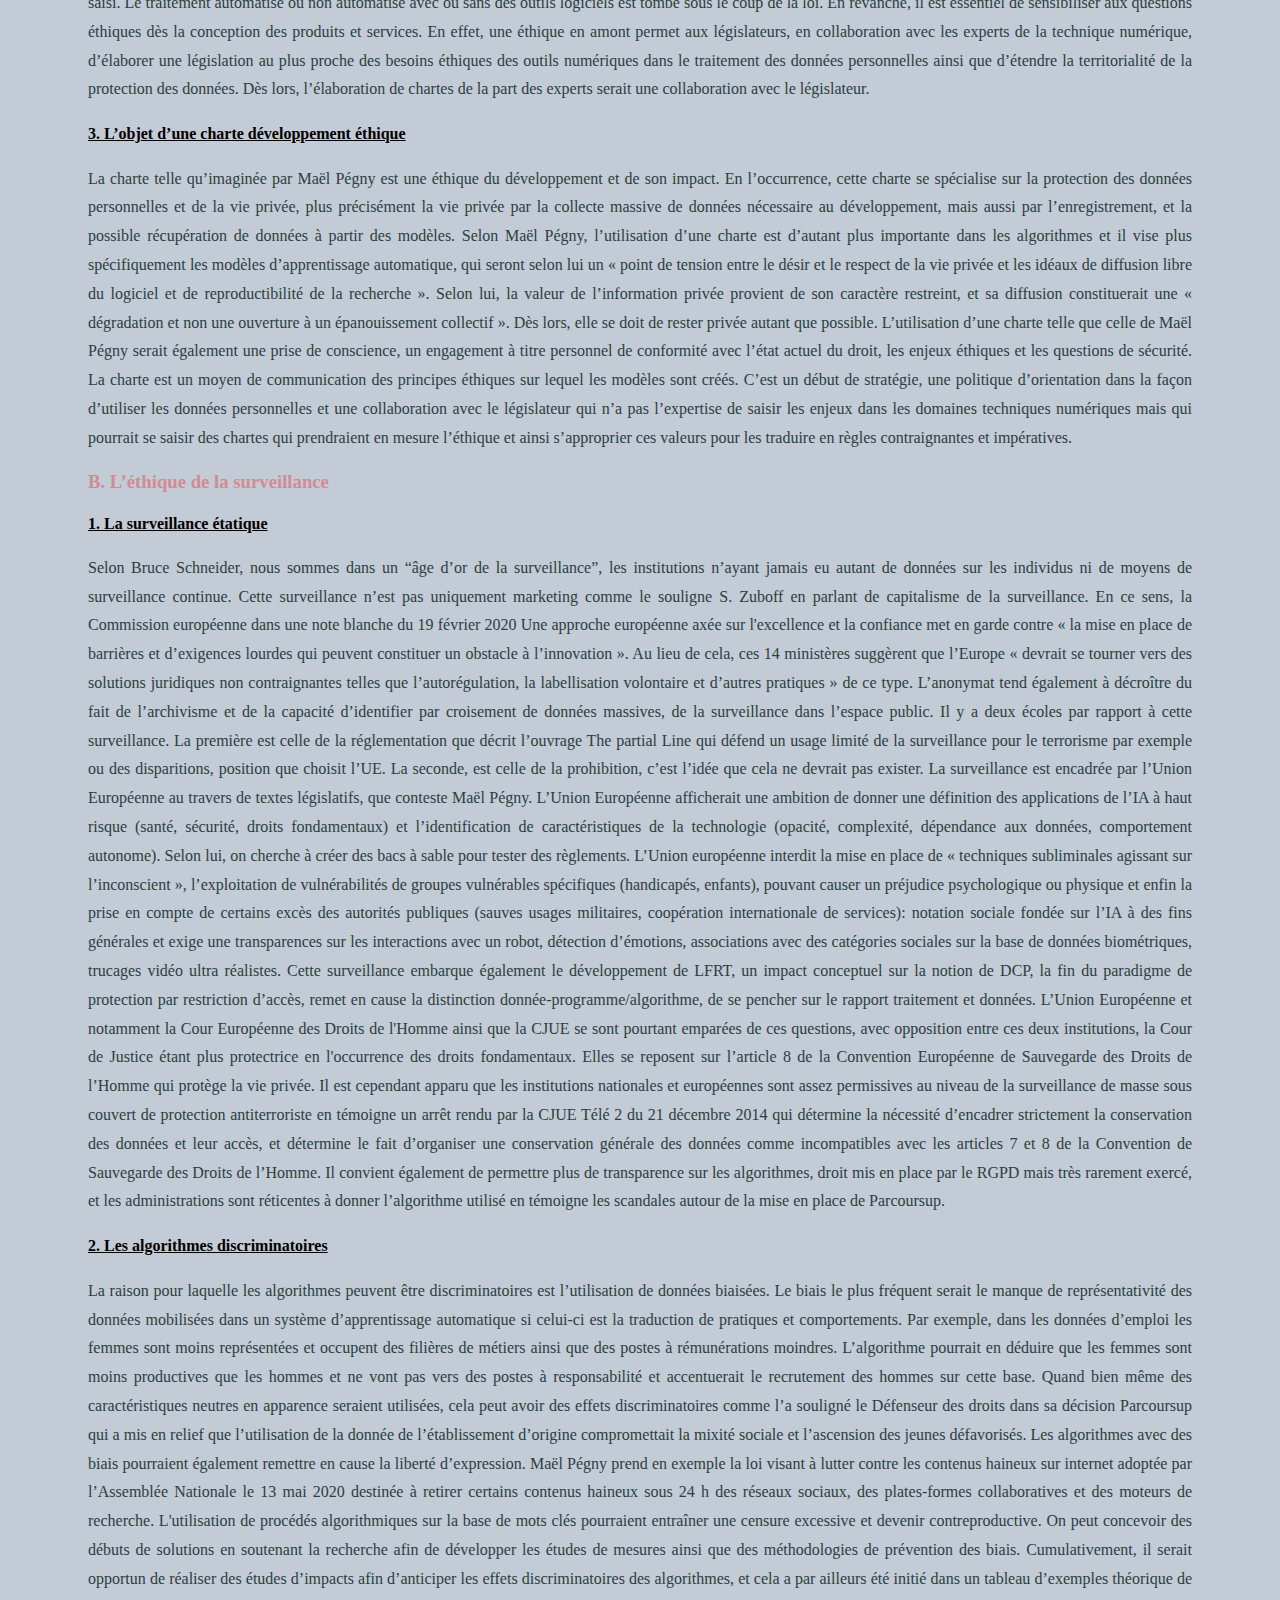
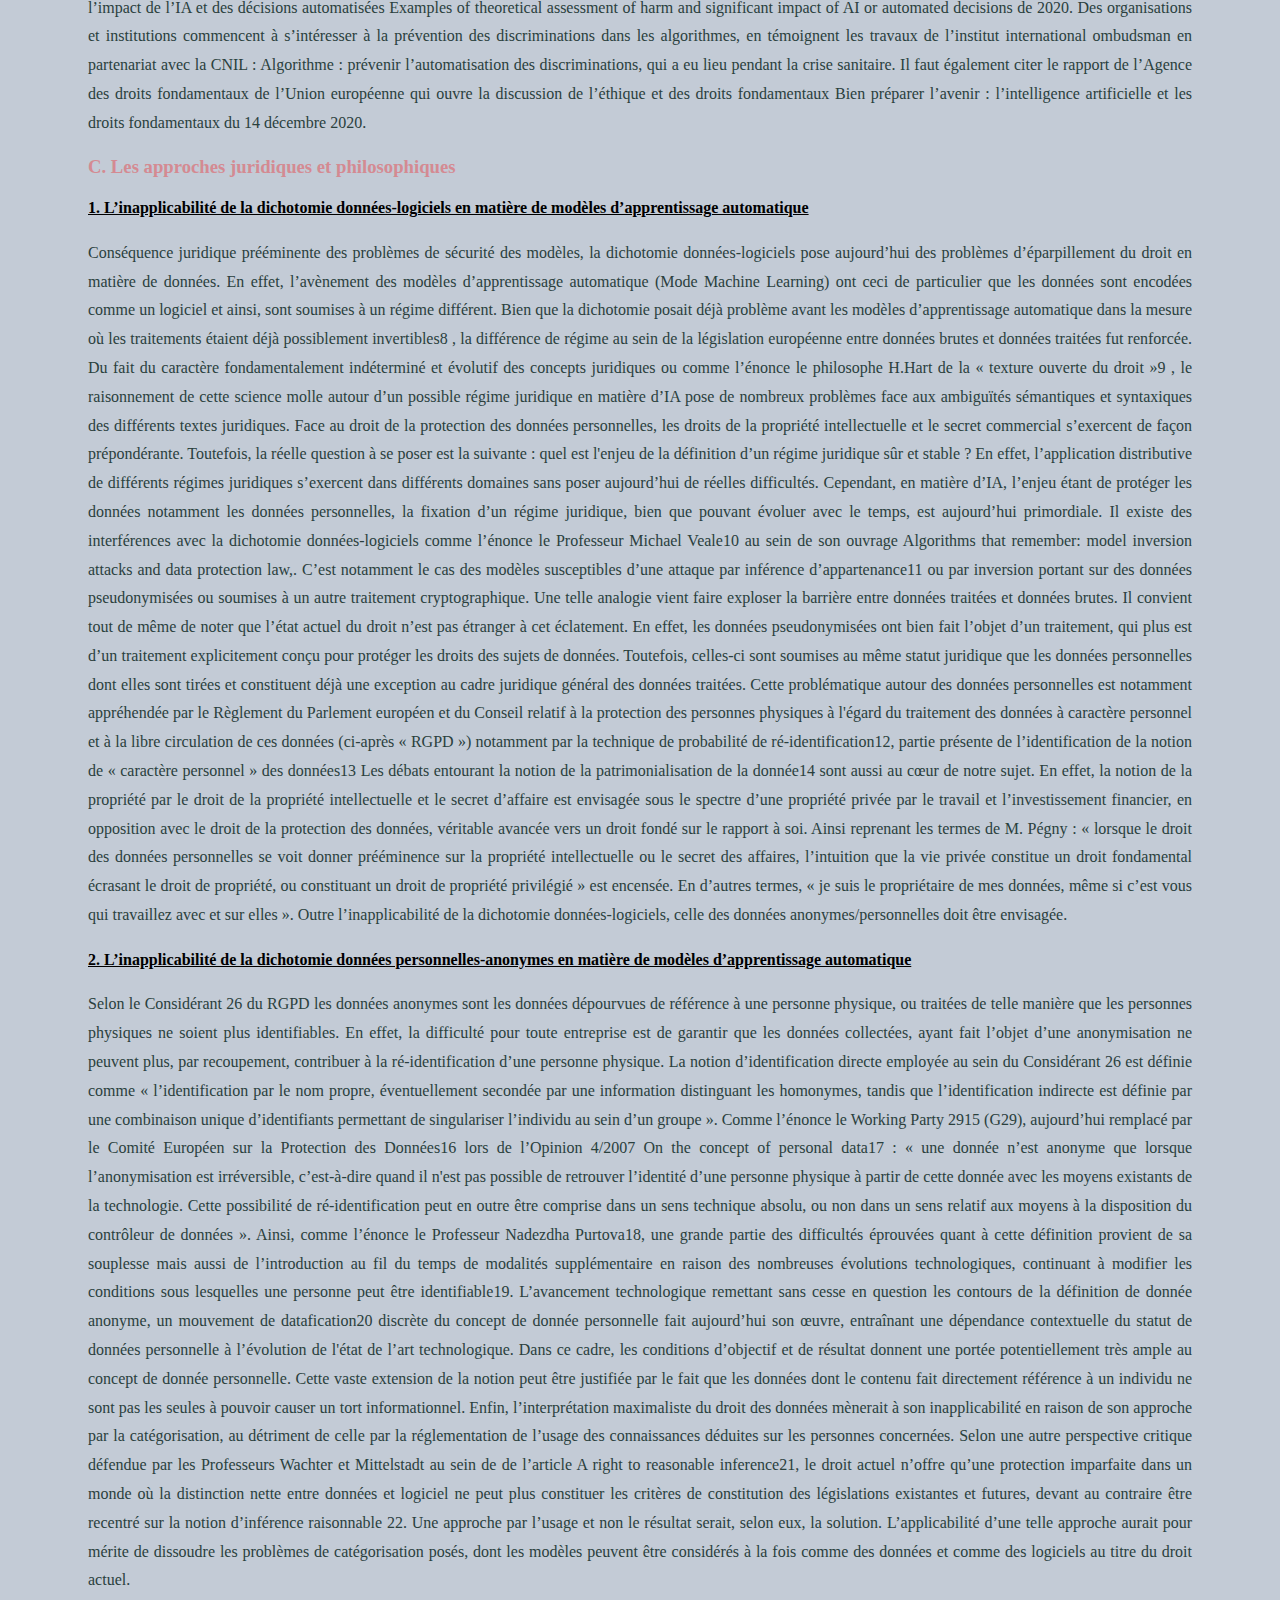
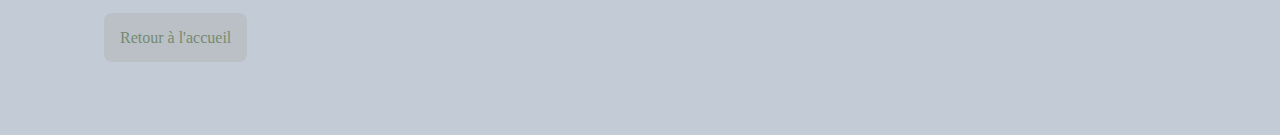
<file: exercice2/IInecessite/necessite.html>
<!DOCTYPE html>
<html lang="en">
<head>
    <meta charset="UTF-8">
    <meta http-equiv="X-UA-Compatible" content="IE=edge">
    <meta name="viewport" content="width=device-width, initial-scale=1.0">
    <title>La nécessité d’une analyse poussée face à l’ère du développement de l’IA</title>
    <link rel="stylesheet" href="../ex2.css">
</head>
<body>
    <h2>
        II. La nécessité d’une analyse poussée face à l’ère du développement de l’IA
    </h2>
    <h3>
        A. Une prise en compte de l’éthique dès la conception
    </h3>
    <h4>
        1. La nécessité de penser éthiquement l’usage de données personnelles dès la conception
    </h4>
    <p>
        Pour Maël Pégny, l’éthique s’envisage en amont de la conception notamment de l’IA pour y inclure les possibles
        dangers politiques qu’elle pourrait représenter de par la grande collection des données et leur centralisation ainsi que
        leur exploitation, qui est le point le plus problématique pour la vie privée. Il faut en outre prendre la mesure de ce
        qu’est une donnée au travers de son accès, sa qualité et notamment son intégrité.
        Force est de constater cependant que la résolution du problème éthique n’en est qu’à ses balbutiements. En
        témoigne le rapport de la commission Ethique du Ministère fédéral allemand des transports sur les véhicules
        autonomes et connectés, qui met en exergue l’impossibilité pour l’éthique et le juridique d’être inclus directement
        dans la programmation, qu’il faut cependant une approche de développement éthique qui parcourt l’ensemble du
        cycle de vie du logiciel afin d’en améliorer la conception.
        Cette idée pose cependant plusieurs problèmes notamment dans l’idée du développement éthique par essence,
        puisque les développeur.euses devront obtenir une expertise économique, juridique, sociologique et philosophique
        ce qui est une attente irréaliste pour Maël Pégny. Une acception plus réaliste serait une délimitation des difficultés
        de l’opérationnalisation, c'est-à-dire l’absence de limites à la création de l’IA qui est stimulée par la concurrence et
        le sensationnalisme. Cependant, le numérique et notamment l’IA ne peut plus être pensé uniquement sous un aspect
        technique. De par l’usage dont le numérique fait l’objet, il est nécessaire d’envisager l’éthique dès la conception du
        service ou du produit. L’intervenant Maël Pégny avait proposé une charte afin de s’assurer que le produit ou le service
        était éthique depuis sa conception.
        En effet, il évoque dans son écrit Pour un développement des IAs respectueux de la vie privée dès la conception7
        le fait de :
    </p>
    <ul>
        <li>déclarer la finalité de l’usage des données en documentant et justifiant tout écart à la déclaration initiale,
        </li>
        <li>
            tester les performances finales du logiciel et limiter le pouvoir prédictif du modèle à ce qui est nécessaire,
        </li>
        <li>
            mettre en balance risque de suroptimisation et de perte de performances en prenant en compte la vie
            privée,
        </li>
        <li>
            entraîner si possible son modèle sans avoir recours aux données personnelles, ou d’utiliser des données
            ayant fait l’objet d’un geste explicite de publication, la mise à jour des données, retrait de publication et
            l’exercice des droits de rectification, d’effacement et d’opposition,
        </li>
        <li>
            déclarer les raisons justifiant l’utilisation des données personnelles ainsi que les mesures prises pour lutter
            contre la rétro-ingénierie des données, et prendre position sur leur complétude par rapport aux boîtes à
            outils et aux méthodes d’attaque existantes,
        </li>
        <li>
            diffuser en licence libre tous les outils de sécurisation contre la rétro-ingénierie des données,
        </li>
        <li>
            mettre le modèle à disposition de tous afin de permettre la vérification publique des propriétés de sécurité
            si cela n'entraîne pas de faille de sécurité intolérable et le justifier,
        </li>
        <li>
            lorsque les mesures de restrictions de la collecte et de lutte contre la rétroingénierie ne sont pas applicables
            et que la gravité de l’enjeu surpasse les enjeux de vie privée,
        </li>
        <li>
            autoriser un modèle encodant des données privées en restreignant strictement l’accès à ce modèle et son
            emploi pour l’usage ayant justifié l’exception.
        </li>
    </ul>
    <p>
        Cependant, en l’état actuel du droit, la législation a apporté un lot non négligeable de sécurisation et d’éthique du
        traitement des données qui constitue un commencement à cet idéal de protection qui se dessine au travers de la charte
        telle que conçue par Maël Pégny.
    </p>
    
    <h4>
        2. L’état du droit
    </h4>
    <p> 
        En effet, le droit de l’Union Européenne envisage la protection des données comme des droits et se réfère aux
        articles 7 et 8 de la Charte des droits fondamentaux de l’Union, à l’article 16, § 1er, TFUE, ainsi qu’à l’article 8 de
        la Convention européenne des droits de l’homme et dans la Convention n° 108 du Conseil de l’Europe, le RGPD et
        le règlement « Vie privée et communications électroniques » de la Communication de 2017 de la Commission
        européenne remplaçant la directive 2002/58/CE. Cet ensemble de textes législatifs encadrent et protègent la
        protection de la vie privée et sanctionnent sévèrement ceux qui commettraient un manquement. Par ailleurs, le
        Règlement Général sur la Protection des Données s’apparente à la Charte qu’imagine Maël Pégny. En effet, ce
        règlement impose de justifier de la finalité du traitement, la possibilité de retirer son consentement, corriger les
        données, sécuriser les données par des moyens techniques. Le règlement met également en place un principe de
        minimisation.
        Le principe de minimisation selon la Cnil « prévoit que les données à caractère personnel doivent être adéquates,
        pertinentes et limitées à ce qui est nécessaire au regard des finalités pour lesquelles elles sont traitées. » Maël Pégny
        dans sa conférence et son écrit émet la critique selon laquelle la finalité peut être ajustée afin d’obtenir de la façon la
        plus extensive possible les données personnelles, que les libertés accordées à la recherche par exemple sont modifiées
        au fil de l’eau. A l’occasion d’un traitement, il convient de définir la finalité du traitement, puisque c’est essentiel
        dans l’exploitation des données personnelles et leur protection. Cette finalité peut en effet être difficile à délimiter si
        elle concerne la recherche scientifique, celle-ci pouvant être élargie ou précisée.
        L’exigence de finalité seule n’est pas suffisante. Cependant force est de constater que pareillement à la Charte de
        Maël Pégny, le RGPD soumet tout traitement de données à caractère personnel, incluant la recherche scientifique et
        exige la documentation, la justification ainsi que le consentement du propriétaire des données avant toute
        modification du traitement ou de sa finalité. Pour la recherche scientifique en matière de santé, certaines dérogations
        existent. C’est notamment le cas au sujet de la définition de la finalité de ce traitement. Cette définition peut être plus
        générale s’il n’existe pas de façon plus précise de la délimiter, mais doit demeurer. La CNIL contrôle le traitement
        des données de façon stricte mais cela n’est évidemment pas le cas de tous les pays, ce qui pose un problème de
        territorialité des règlements. La limite de la législation se situe au-delà des frontières physiques des pouvoirs
        législatifs et également au début du domaine plus technique du numérique, notamment dans les algorithmes, que le
        droit n’a pas encore saisi. Le traitement automatisé ou non automatisé avec ou sans des outils logiciels est tombé
        sous le coup de la loi. En revanche, il est essentiel de sensibiliser aux questions éthiques dès la conception des produits
        et services. En effet, une éthique en amont permet aux législateurs, en collaboration avec les experts de la technique
        numérique, d’élaborer une législation au plus proche des besoins éthiques des outils numériques dans le traitement
        des données personnelles ainsi que d’étendre la territorialité de la protection des données.
        Dès lors, l’élaboration de chartes de la part des experts serait une collaboration avec le législateur.
    </p>
    <h4>
        3. L’objet d’une charte développement éthique
    </h4>
    <p>La charte telle qu’imaginée par Maël Pégny est une éthique du développement et de son impact. En l’occurrence,
        cette charte se spécialise sur la protection des données personnelles et de la vie privée, plus précisément la vie privée
        par la collecte massive de données nécessaire au développement, mais aussi par l’enregistrement, et la possible
        récupération de données à partir des modèles. Selon Maël Pégny, l’utilisation d’une charte est d’autant plus
        importante dans les algorithmes et il vise plus spécifiquement les modèles d’apprentissage automatique, qui seront
        selon lui un « point de tension entre le désir et le respect de la vie privée et les idéaux de diffusion libre du logiciel
        et de reproductibilité de la recherche ». Selon lui, la valeur de l’information privée provient de son caractère restreint,
        et sa diffusion constituerait une « dégradation et non une ouverture à un épanouissement collectif ». Dès lors, elle se
        doit de rester privée autant que possible. 
        L’utilisation d’une charte telle que celle de Maël Pégny serait également une prise de conscience, un engagement
        à titre personnel de conformité avec l’état actuel du droit, les enjeux éthiques et les questions de sécurité. La charte
        est un moyen de communication des principes éthiques sur lequel les modèles sont créés. C’est un début de stratégie,
        une politique d’orientation dans la façon d’utiliser les données personnelles et une collaboration avec le législateur
        qui n’a pas l’expertise de saisir les enjeux dans les domaines techniques numériques mais qui pourrait se saisir des
        chartes qui prendraient en mesure l’éthique et ainsi s’approprier ces valeurs pour les traduire en règles contraignantes
        et impératives.
    </p>
    <h3>
        B. L’éthique de la surveillance

    </h3>
    <h4>
        1. La surveillance étatique

    </h4>
    <p>

        Selon Bruce Schneider, nous sommes dans un “âge d’or de la surveillance”, les institutions n’ayant jamais eu
        autant de données sur les individus ni de moyens de surveillance continue. Cette surveillance n’est pas uniquement
        marketing comme le souligne S. Zuboff en parlant de capitalisme de la surveillance. En ce sens, la Commission
        européenne dans une note blanche du 19 février 2020 Une approche européenne axée sur l'excellence et la confiance
        met en garde contre « la mise en place de barrières et d’exigences lourdes qui peuvent constituer un obstacle à
        l’innovation ». Au lieu de cela, ces 14 ministères suggèrent que l’Europe « devrait se tourner vers des solutions
        juridiques non contraignantes telles que l’autorégulation, la labellisation volontaire et d’autres pratiques » de ce type.
        L’anonymat tend également à décroître du fait de l’archivisme et de la capacité d’identifier par croisement de données
        massives, de la surveillance dans l’espace public. Il y a deux écoles par rapport à cette surveillance. La première est
        celle de la réglementation que décrit l’ouvrage The partial Line qui défend un usage limité de la surveillance pour le
        terrorisme par exemple ou des disparitions, position que choisit l’UE. La seconde, est celle de la prohibition, c’est
        l’idée que cela ne devrait pas exister.
        La surveillance est encadrée par l’Union Européenne au travers de textes législatifs, que conteste Maël Pégny.
        L’Union Européenne afficherait une ambition de donner une définition des applications de l’IA à haut risque (santé,
        sécurité, droits fondamentaux) et l’identification de caractéristiques de la technologie (opacité, complexité,
        dépendance aux données, comportement autonome). Selon lui, on cherche à créer des bacs à sable pour tester des
        règlements.
        L’Union européenne interdit la mise en place de « techniques subliminales agissant sur l’inconscient »,
        l’exploitation de vulnérabilités de groupes vulnérables spécifiques (handicapés, enfants), pouvant causer un préjudice
        psychologique ou physique et enfin la prise en compte de certains excès des autorités publiques (sauves usages
        militaires, coopération internationale de services): notation sociale fondée sur l’IA à des fins générales et exige une
        transparences sur les interactions avec un robot, détection d’émotions, associations avec des catégories sociales sur
        la base de données biométriques, trucages vidéo ultra réalistes. Cette surveillance embarque également le
        développement de LFRT, un impact conceptuel sur la notion de DCP, la fin du paradigme de protection par restriction
        d’accès, remet en cause la distinction donnée-programme/algorithme, de se pencher sur le rapport traitement et
        données.
        L’Union Européenne et notamment la Cour Européenne des Droits de l'Homme ainsi que la CJUE se sont pourtant
        emparées de ces questions, avec opposition entre ces deux institutions, la Cour de Justice étant plus protectrice en
        l'occurrence des droits fondamentaux. Elles se reposent sur l’article 8 de la Convention Européenne de Sauvegarde
        des Droits de l’Homme qui protège la vie privée. Il est cependant apparu que les institutions nationales et européennes
        sont assez permissives au niveau de la surveillance de masse sous couvert de protection antiterroriste en témoigne un
        arrêt rendu par la CJUE Télé 2 du 21 décembre 2014 qui détermine la nécessité d’encadrer strictement la conservation
        des données et leur accès, et détermine le fait d’organiser une conservation générale des données comme
        incompatibles avec les articles 7 et 8 de la Convention de Sauvegarde des Droits de l’Homme. Il convient également
        de permettre plus de transparence sur les algorithmes, droit mis en place par le RGPD mais très rarement exercé, et
        les administrations sont réticentes à donner l’algorithme utilisé en témoigne les scandales autour de la mise en place
        de Parcoursup.
    </p>
    <h4>
        2. Les algorithmes discriminatoires
    </h4>
    <p>

        La raison pour laquelle les algorithmes peuvent être discriminatoires est l’utilisation de données biaisées. Le biais
        le plus fréquent serait le manque de représentativité des données mobilisées dans un système d’apprentissage
        automatique si celui-ci est la traduction de pratiques et comportements. Par exemple, dans les données d’emploi les
        femmes sont moins représentées et occupent des filières de métiers ainsi que des postes à rémunérations moindres.
        L’algorithme pourrait en déduire que les femmes sont moins productives que les hommes et ne vont pas vers des
        postes à responsabilité et accentuerait le recrutement des hommes sur cette base. Quand bien même des
        caractéristiques neutres en apparence seraient utilisées, cela peut avoir des effets discriminatoires comme l’a souligné
        le Défenseur des droits dans sa décision Parcoursup qui a mis en relief que l’utilisation de la donnée de l’établissement
        d’origine compromettait la mixité sociale et l’ascension des jeunes défavorisés.
        Les algorithmes avec des biais pourraient également remettre en cause la liberté d’expression. Maël Pégny prend
        en exemple la loi visant à lutter contre les contenus haineux sur internet adoptée par l’Assemblée Nationale le 13 mai
        2020 destinée à retirer certains contenus haineux sous 24 h des réseaux sociaux, des plates-formes collaboratives et
        des moteurs de recherche. L'utilisation de procédés algorithmiques sur la base de mots clés pourraient entraîner une
        censure excessive et devenir contreproductive.
        On peut concevoir des débuts de solutions en soutenant la recherche afin de développer les études de mesures
        ainsi que des méthodologies de prévention des biais. Cumulativement, il serait opportun de réaliser des études
        d’impacts afin d’anticiper les effets discriminatoires des algorithmes, et cela a par ailleurs été initié dans un tableau
        d’exemples théorique de l’impact de l’IA et des décisions automatisées Examples of theoretical assessment of harm
        and significant impact of AI or automated decisions de 2020. Des organisations et institutions commencent à
        s’intéresser à la prévention des discriminations dans les algorithmes, en témoignent les travaux de l’institut
        international ombudsman en partenariat avec la CNIL : Algorithme : prévenir l’automatisation des discriminations,
        qui a eu lieu pendant la crise sanitaire. Il faut également citer le rapport de l’Agence des droits fondamentaux de
        l’Union européenne qui ouvre la discussion de l’éthique et des droits fondamentaux Bien préparer l’avenir :
        l’intelligence artificielle et les droits fondamentaux du 14 décembre 2020.
    </p>
    <h3>
        C. Les approches juridiques et philosophiques
    </h3>
    <h4>
        1. L’inapplicabilité de la dichotomie données-logiciels en matière de modèles d’apprentissage automatique
    </h4>
    <p>
        Conséquence juridique prééminente des problèmes de sécurité des modèles, la dichotomie données-logiciels
        pose aujourd’hui des problèmes d’éparpillement du droit en matière de données. En effet, l’avènement des modèles
        d’apprentissage automatique (Mode Machine Learning) ont ceci de particulier que les données sont encodées comme
        un logiciel et ainsi, sont soumises à un régime différent. Bien que la dichotomie posait déjà problème avant les
        modèles d’apprentissage automatique dans la mesure où les traitements étaient déjà possiblement invertibles8
        , la
        différence de régime au sein de la législation européenne entre données brutes et données traitées fut renforcée. Du
        fait du caractère fondamentalement indéterminé et évolutif des concepts juridiques ou comme l’énonce le philosophe
        H.Hart de la « texture ouverte du droit »9
        , le raisonnement de cette science molle autour d’un possible régime
        juridique en matière d’IA pose de nombreux problèmes face aux ambiguïtés sémantiques et syntaxiques des différents
        textes juridiques. Face au droit de la protection des données personnelles, les droits de la propriété intellectuelle et le
        secret commercial s’exercent de façon prépondérante. 
        Toutefois, la réelle question à se poser est la suivante : quel est l'enjeu de la définition d’un régime juridique sûr
        et stable ? En effet, l’application distributive de différents régimes juridiques s’exercent dans différents domaines
        sans poser aujourd’hui de réelles difficultés. Cependant, en matière d’IA, l’enjeu étant de protéger les données
        notamment les données personnelles, la fixation d’un régime juridique, bien que pouvant évoluer avec le temps, est
        aujourd’hui primordiale. Il existe des interférences avec la dichotomie données-logiciels comme l’énonce le
        Professeur Michael Veale10 au sein de son ouvrage Algorithms that remember: model inversion attacks and data
        protection law,. C’est notamment le cas des modèles susceptibles d’une attaque par inférence d’appartenance11 ou
        par inversion portant sur des données pseudonymisées ou soumises à un autre traitement cryptographique. Une telle
        analogie vient faire exploser la barrière entre données traitées et données brutes. Il convient tout de même de noter
        que l’état actuel du droit n’est pas étranger à cet éclatement. En effet, les données pseudonymisées ont bien fait l’objet
        d’un traitement, qui plus est d’un traitement explicitement conçu pour protéger les droits des sujets de données.
        Toutefois, celles-ci sont soumises au même statut juridique que les données personnelles dont elles sont tirées et
        constituent déjà une exception au cadre juridique général des données traitées. Cette problématique autour des
        données personnelles est notamment appréhendée par le Règlement du Parlement européen et du Conseil relatif à la
        protection des personnes physiques à l'égard du traitement des données à caractère personnel et à la libre circulation
        de ces données (ci-après « RGPD ») notamment par la technique de probabilité de ré-identification12, partie présente
        de l’identification de la notion de « caractère personnel » des données13
        Les débats entourant la notion de la patrimonialisation de la donnée14 sont aussi au cœur de notre sujet. En effet,
        la notion de la propriété par le droit de la propriété intellectuelle et le secret d’affaire est envisagée sous le spectre
        d’une propriété privée par le travail et l’investissement financier, en opposition avec le droit de la protection des
        données, véritable avancée vers un droit fondé sur le rapport à soi. Ainsi reprenant les termes de M. Pégny : « lorsque
        le droit des données personnelles se voit donner prééminence sur la propriété intellectuelle ou le secret des affaires,
        l’intuition que la vie privée constitue un droit fondamental écrasant le droit de propriété, ou constituant un droit de
        propriété privilégié » est encensée. En d’autres termes, « je suis le propriétaire de mes données, même si c’est vous
        qui travaillez avec et sur elles ».
        Outre l’inapplicabilité de la dichotomie données-logiciels, celle des données anonymes/personnelles doit être
        envisagée.
    </p>
    <h4>
        2. L’inapplicabilité de la dichotomie données personnelles-anonymes en matière de modèles
        d’apprentissage automatique
    </h4>
    <p>
        Selon le Considérant 26 du RGPD les données anonymes sont les données dépourvues de référence à une
        personne physique, ou traitées de telle manière que les personnes physiques ne soient plus identifiables. En effet, la
        difficulté pour toute entreprise est de garantir que les données collectées, ayant fait l’objet d’une anonymisation ne
        peuvent plus, par recoupement, contribuer à la ré-identification d’une personne physique. La notion d’identification
        directe employée au sein du Considérant 26 est définie comme « l’identification par le nom propre, éventuellement
        secondée par une information distinguant les homonymes, tandis que l’identification indirecte est définie par une
        combinaison unique d’identifiants permettant de singulariser l’individu au sein d’un groupe ». Comme l’énonce le
        Working Party 2915 (G29), aujourd’hui remplacé par le Comité Européen sur la Protection des Données16 lors de
        l’Opinion 4/2007 On the concept of personal data17 : « une donnée n’est anonyme que lorsque l’anonymisation est 
        irréversible, c’est-à-dire quand il n'est pas possible de retrouver l’identité d’une personne physique à partir de cette
        donnée avec les moyens existants de la technologie. Cette possibilité de ré-identification peut en outre être comprise
        dans un sens technique absolu, ou non dans un sens relatif aux moyens à la disposition du contrôleur de données ».
        Ainsi, comme l’énonce le Professeur Nadezdha Purtova18, une grande partie des difficultés éprouvées quant à
        cette définition provient de sa souplesse mais aussi de l’introduction au fil du temps de modalités supplémentaire en
        raison des nombreuses évolutions technologiques, continuant à modifier les conditions sous lesquelles une personne
        peut être identifiable19. L’avancement technologique remettant sans cesse en question les contours de la définition de
        donnée anonyme, un mouvement de datafication20 discrète du concept de donnée personnelle fait aujourd’hui son
        œuvre, entraînant une dépendance contextuelle du statut de données personnelle à l’évolution de l'état de l’art
        technologique.
        Dans ce cadre, les conditions d’objectif et de résultat donnent une portée potentiellement très ample au concept
        de donnée personnelle. Cette vaste extension de la notion peut être justifiée par le fait que les données dont le contenu
        fait directement référence à un individu ne sont pas les seules à pouvoir causer un tort informationnel.
        Enfin, l’interprétation maximaliste du droit des données mènerait à son inapplicabilité en raison de son approche
        par la catégorisation, au détriment de celle par la réglementation de l’usage des connaissances déduites sur les
        personnes concernées. Selon une autre perspective critique défendue par les Professeurs Wachter et Mittelstadt au
        sein de de l’article A right to reasonable inference21, le droit actuel n’offre qu’une protection imparfaite dans un
        monde où la distinction nette entre données et logiciel ne peut plus constituer les critères de constitution des
        législations existantes et futures, devant au contraire être recentré sur la notion d’inférence raisonnable 22. Une
        approche par l’usage et non le résultat serait, selon eux, la solution. L’applicabilité d’une telle approche aurait pour
        mérite de dissoudre les problèmes de catégorisation posés, dont les modèles peuvent être considérés à la fois comme
        des données et comme des logiciels au titre du droit actuel.
    </p>
    <br>
    <a class="retour_accueil" href="../ex2.html">Retour à l'accueil</a>
    
</body>
</html>
</file>
<file: styles.css>
html {
    background-color: darkgrey;
    padding: 2rem;
}

h1 {
    text-decoration: underline;
}

a {
    text-decoration: none;
    color: rgb(187, 70, 28);
}
</file>
<file: exercice 1/ex1.css>
/* ======================
======= GLOBAL ======= 
=========================*/

h1 {
    background-color: rgb(240, 240, 240);   
    text-align: center;
    padding: .5rem;
}

.conteneur_haut {
    display: flex;
}

p {
    line-height: 35px;
    font-size: 17px;
}

/* ======================
======= DIV GAUCHE ======= 
=========================*/

.div_gauche {
    margin-top: 1rem;
    margin-bottom: 3rem;
    background-color: #d4d4d4;
    margin-right: 1rem;
    padding: .5rem;
    width: 30%;
    border-top: 1px solid ;
    border-left: 1px solid;
    border-bottom: 1px solid;
}

.h1_gauche {
    text-align: center;
    background-color: rgb(240, 240, 240);   
    border-top: 1px solid;
    border-left: 1px solid;
}

.p_gauche {
    margin-top: 3rem;
}


.p_gauche::first-letter {
    float: left;
    font-size: 7rem;
    font-weight: bold;
    padding-right: 1rem;
    padding-bottom: 1rem;
    padding-top: 2rem;
}

/* ======================
======= DIV MILIEU ======= 
=========================*/

.div_milieu {
    padding: 1rem;
    background-color: rgb(190, 190, 190);
    border: 2px dashed black;
    height: fit-content;
}

.div_milieu_haut {
    border-top: 1px solid;
    background-color: rgb(212, 212, 212);
}

.h1_milieu_haut {
    width: 50%;
    margin-left: 50%;
    transform: translate(-50%);
    border-bottom: 1px solid ;
}

.p_milieu_haut {
    padding: .5rem;
}

.div_milieu_bas {
    background-color: rgb(212, 212, 212);
    border-bottom: 1px solid;
}

.h1_milieu_bas {
    background-color: rgb(212, 212, 212);
    width: 25%;
    text-align: right;
    font-style: italic;
    float: right;
    padding-right: 1rem;
}

.p_milieu_bas {
    clear: right;
    margin-left: 50%;
    transform: translate(-50%);
    margin-bottom: 3rem;
    padding: .5rem;
    width: 66%;
    text-align: justify;
    border-left: solid;
    border-right: solid;
    line-height: 35px;
}

/* ======================
======= DIV DROITE ======= 
=========================*/

.div_droite {
    padding: .5rem;
    background-color: rgb(212, 212, 212);
    margin-left: 1rem;
    margin-top: 1rem;
    width: 25%;
    height: fit-content;
    border-top: solid 2px;
    border-right: solid 2px;
    border-bottom: solid 2px;
}

.h1_droite {
    border-right: 1px solid;
    border-bottom: 1px solid;

}

.p_droite {
    text-align: right;
}

/* ======================
======= DIV DU BAS ======= 
=========================*/

.div_bas {
    width: 80vw;
    margin: 0 auto;
    margin-top: 4rem;
    padding: .5rem;
    background-color: rgb(212, 212, 212);
    border-right: solid 1px black;
    border-left: solid 1px black;
}

.titre_bas {
    text-align: center;
    font-style: italic;
    background-color: rgb(240, 240, 240);
}

.p_bas {
    margin: 0 auto;
    text-align: center;
    width: 50%;
}
</file>
<file: exercice 2/ex2.css>
html {
    padding: 5rem;
    background-color: #C3CBD6;
    overflow-x: hidden;
}

h1 {
    text-align: center;
    color: #D05663;
}

p {
    color: #2A403D;
    text-align: justify;
}

ul {
    color: #2A403D;
}

a {
    color: #748B6F;
    text-decoration: none;
}

a:hover {
    color: #1e4b14;
}

.liens {
    margin-top: 3rem;
    display: flex;
    text-align: center;
}

.titre_rapport {
    padding-bottom: 5rem;
}

.image_accueil {
    width: 80vw;
    border-radius: 1rem;
    margin-left: 50%;
    transform: translate(-50%);
    margin-bottom: 4rem;
}

.retour_accueil {
    margin-top: 2rem;
    
}
</file>
<file: exercice2/ex2.css>
html {
    padding: 5rem;
    background-color: #C3CBD6;
    overflow-x: hidden;
}

h1 {
    font-family: 'Joan', serif;
    text-align: center;
    color: #D05663;
    width: 60%;
    margin: 0 auto;
}

p {
    color: #2A403D;
    text-align: justify;
    line-height: 1.8rem;
}

ul {
    color: #2A403D;
    line-height: 1.8rem;
}

a {
    background-color: #bbc0c7;
    margin: 1rem;
    border-radius: .5rem;
    padding: 1rem;
    color: #748B6F;
    text-decoration: none;
}

a:hover {
    color: #1e4b14;
}

.liens {
    margin-top: 3rem;
    display: flex;
    text-align: center;
}

.titre_rapport {
    padding-bottom: 5rem;
}

.image_accueil {
    height: 60vh;
    border-radius: 1rem;
    margin-left: 50%;
    transform: translate(-50%);
    margin-bottom: 4rem;
}

h2 {
    color: #D05663;
}

h3 {
    color: #d48a92;
}

h4 {
    text-decoration: underline;
}
</file>
<file: CV/assets/css/styles.css>
/* http://meyerweb.com/eric/tools/css/reset/ v2.0 | 20110126 */
html, body, div, span, applet, object, iframe,
h1, h2, h3, h4, h5, h6, p, blockquote, pre,
a, abbr, acronym, address, big, cite, code,
del, dfn, em, img, ins, kbd, q, s, samp,
small, strike, strong, sub, sup, tt, var,
b, u, i, center,
dl, dt, dd, ol, ul, li,
fieldset, form, label, legend,
table, caption, tbody, tfoot, thead, tr, th, td,
article, aside, canvas, details, embed,
figure, figcaption, footer, header, hgroup,
menu, nav, output, ruby, section, summary,
time, mark, audio, video {
  margin: 0;
  padding: 0;
  border: 0;
  font: inherit;
  font-size: 100%;
  vertical-align: baseline;
}

/* HTML5 display-role reset for older browsers */
article, aside, details, figcaption, figure,
footer, header, hgroup, menu, nav, section {
  display: block;
}

body, html {
  height: 100%;
}

body {
  line-height: 1;
}

ol, ul {
  list-style: none;
}

blockquote, q {
  quotes: none;
}

blockquote::before, blockquote::after,
q:before, q:after {
  content: '';
  content: none;
}

table {
  border-collapse: collapse;
  border-spacing: 0;
}

/* Reset perso */
a, del, ins {
  text-decoration: none;
}

a {
  color: inherit;
}

label, button {
  cursor: pointer;
}

html {
  -webkit-box-sizing: border-box;
          box-sizing: border-box;
}

*, *::before, *::after {
  -webkit-box-sizing: inherit;
          box-sizing: inherit;
}

input, button {
  outline: 0;
}

@-webkit-keyframes appear {
  from {
    opacity: 0;
  }
  to {
    opacity: 1;
  }
}

@keyframes appear {
  from {
    opacity: 0;
  }
  to {
    opacity: 1;
  }
}

@-webkit-keyframes disappear {
  from {
    opacity: 1;
  }
  to {
    opacity: 0;
  }
}

@keyframes disappear {
  from {
    opacity: 1;
  }
  to {
    opacity: 0;
  }
}

@-webkit-keyframes k1 {
  from {
    -webkit-transform: rotate(0) translate(0, 0);
            transform: rotate(0) translate(0, 0);
    -webkit-box-shadow: none;
            box-shadow: none;
  }
  50% {
    -webkit-transform: translateY(1rem);
            transform: translateY(1rem);
  }
  to {
    -webkit-transform: rotate(45deg) translate(9px, 9px);
            transform: rotate(45deg) translate(9px, 9px);
    -webkit-box-shadow: 0 0 6px rgba(202, 228, 225, 0.92), 0 0 30px rgba(202, 228, 225, 0.34), 0 0 12px rgba(242, 30, 30, 0.52), 0 0 21px rgba(242, 30, 30, 0.92), 0 0 34px rgba(242, 30, 30, 0.78), 0 0 54px rgba(242, 30, 30, 0.92);
            box-shadow: 0 0 6px rgba(202, 228, 225, 0.92), 0 0 30px rgba(202, 228, 225, 0.34), 0 0 12px rgba(242, 30, 30, 0.52), 0 0 21px rgba(242, 30, 30, 0.92), 0 0 34px rgba(242, 30, 30, 0.78), 0 0 54px rgba(242, 30, 30, 0.92);
  }
}

@keyframes k1 {
  from {
    -webkit-transform: rotate(0) translate(0, 0);
            transform: rotate(0) translate(0, 0);
    -webkit-box-shadow: none;
            box-shadow: none;
  }
  50% {
    -webkit-transform: translateY(1rem);
            transform: translateY(1rem);
  }
  to {
    -webkit-transform: rotate(45deg) translate(9px, 9px);
            transform: rotate(45deg) translate(9px, 9px);
    -webkit-box-shadow: 0 0 6px rgba(202, 228, 225, 0.92), 0 0 30px rgba(202, 228, 225, 0.34), 0 0 12px rgba(242, 30, 30, 0.52), 0 0 21px rgba(242, 30, 30, 0.92), 0 0 34px rgba(242, 30, 30, 0.78), 0 0 54px rgba(242, 30, 30, 0.92);
            box-shadow: 0 0 6px rgba(202, 228, 225, 0.92), 0 0 30px rgba(202, 228, 225, 0.34), 0 0 12px rgba(242, 30, 30, 0.52), 0 0 21px rgba(242, 30, 30, 0.92), 0 0 34px rgba(242, 30, 30, 0.78), 0 0 54px rgba(242, 30, 30, 0.92);
  }
}

@-webkit-keyframes k1b {
  from {
    -webkit-transform: rotate(0) translate(0, 0);
            transform: rotate(0) translate(0, 0);
    -webkit-box-shadow: none;
            box-shadow: none;
  }
  50% {
    -webkit-transform: translateY(-1rem);
            transform: translateY(-1rem);
  }
  to {
    -webkit-transform: rotate(-45deg) translate(10px, -9px);
            transform: rotate(-45deg) translate(10px, -9px);
    -webkit-box-shadow: 0 0 6px rgba(202, 228, 225, 0.92), 0 0 30px rgba(202, 228, 225, 0.34), 0 0 12px rgba(30, 132, 242, 0.52), 0 0 21px rgba(30, 132, 242, 0.92), 0 0 34px rgba(30, 132, 242, 0.78), 0 0 54px rgba(30, 132, 242, 0.92);
            box-shadow: 0 0 6px rgba(202, 228, 225, 0.92), 0 0 30px rgba(202, 228, 225, 0.34), 0 0 12px rgba(30, 132, 242, 0.52), 0 0 21px rgba(30, 132, 242, 0.92), 0 0 34px rgba(30, 132, 242, 0.78), 0 0 54px rgba(30, 132, 242, 0.92);
  }
}

@keyframes k1b {
  from {
    -webkit-transform: rotate(0) translate(0, 0);
            transform: rotate(0) translate(0, 0);
    -webkit-box-shadow: none;
            box-shadow: none;
  }
  50% {
    -webkit-transform: translateY(-1rem);
            transform: translateY(-1rem);
  }
  to {
    -webkit-transform: rotate(-45deg) translate(10px, -9px);
            transform: rotate(-45deg) translate(10px, -9px);
    -webkit-box-shadow: 0 0 6px rgba(202, 228, 225, 0.92), 0 0 30px rgba(202, 228, 225, 0.34), 0 0 12px rgba(30, 132, 242, 0.52), 0 0 21px rgba(30, 132, 242, 0.92), 0 0 34px rgba(30, 132, 242, 0.78), 0 0 54px rgba(30, 132, 242, 0.92);
            box-shadow: 0 0 6px rgba(202, 228, 225, 0.92), 0 0 30px rgba(202, 228, 225, 0.34), 0 0 12px rgba(30, 132, 242, 0.52), 0 0 21px rgba(30, 132, 242, 0.92), 0 0 34px rgba(30, 132, 242, 0.78), 0 0 54px rgba(30, 132, 242, 0.92);
  }
}

@-webkit-keyframes k2 {
  from {
    -webkit-transform: rotate(45deg) translate(9px, 9px);
            transform: rotate(45deg) translate(9px, 9px);
    -webkit-box-shadow: 0 0 6px rgba(202, 228, 225, 0.92), 0 0 30px rgba(202, 228, 225, 0.34), 0 0 12px rgba(242, 30, 30, 0.52), 0 0 21px rgba(242, 30, 30, 0.92), 0 0 34px rgba(242, 30, 30, 0.78), 0 0 54px rgba(242, 30, 30, 0.92);
            box-shadow: 0 0 6px rgba(202, 228, 225, 0.92), 0 0 30px rgba(202, 228, 225, 0.34), 0 0 12px rgba(242, 30, 30, 0.52), 0 0 21px rgba(242, 30, 30, 0.92), 0 0 34px rgba(242, 30, 30, 0.78), 0 0 54px rgba(242, 30, 30, 0.92);
  }
  50% {
    -webkit-transform: translateY(1rem);
            transform: translateY(1rem);
  }
  to {
    -webkit-transform: rotate(0) translate(0, 0);
            transform: rotate(0) translate(0, 0);
    -webkit-box-shadow: none;
            box-shadow: none;
  }
}

@keyframes k2 {
  from {
    -webkit-transform: rotate(45deg) translate(9px, 9px);
            transform: rotate(45deg) translate(9px, 9px);
    -webkit-box-shadow: 0 0 6px rgba(202, 228, 225, 0.92), 0 0 30px rgba(202, 228, 225, 0.34), 0 0 12px rgba(242, 30, 30, 0.52), 0 0 21px rgba(242, 30, 30, 0.92), 0 0 34px rgba(242, 30, 30, 0.78), 0 0 54px rgba(242, 30, 30, 0.92);
            box-shadow: 0 0 6px rgba(202, 228, 225, 0.92), 0 0 30px rgba(202, 228, 225, 0.34), 0 0 12px rgba(242, 30, 30, 0.52), 0 0 21px rgba(242, 30, 30, 0.92), 0 0 34px rgba(242, 30, 30, 0.78), 0 0 54px rgba(242, 30, 30, 0.92);
  }
  50% {
    -webkit-transform: translateY(1rem);
            transform: translateY(1rem);
  }
  to {
    -webkit-transform: rotate(0) translate(0, 0);
            transform: rotate(0) translate(0, 0);
    -webkit-box-shadow: none;
            box-shadow: none;
  }
}

@-webkit-keyframes k2b {
  from {
    -webkit-transform: rotate(-45deg) translate(10px, -9px);
            transform: rotate(-45deg) translate(10px, -9px);
    -webkit-box-shadow: 0 0 6px rgba(202, 228, 225, 0.92), 0 0 30px rgba(202, 228, 225, 0.34), 0 0 12px rgba(30, 132, 242, 0.52), 0 0 21px rgba(30, 132, 242, 0.92), 0 0 34px rgba(30, 132, 242, 0.78), 0 0 54px rgba(30, 132, 242, 0.92);
            box-shadow: 0 0 6px rgba(202, 228, 225, 0.92), 0 0 30px rgba(202, 228, 225, 0.34), 0 0 12px rgba(30, 132, 242, 0.52), 0 0 21px rgba(30, 132, 242, 0.92), 0 0 34px rgba(30, 132, 242, 0.78), 0 0 54px rgba(30, 132, 242, 0.92);
  }
  50% {
    -webkit-transform: translateY(-1rem);
            transform: translateY(-1rem);
  }
  to {
    -webkit-transform: rotate(0) translate(0, 0);
            transform: rotate(0) translate(0, 0);
    -webkit-box-shadow: none;
            box-shadow: none;
  }
}

@keyframes k2b {
  from {
    -webkit-transform: rotate(-45deg) translate(10px, -9px);
            transform: rotate(-45deg) translate(10px, -9px);
    -webkit-box-shadow: 0 0 6px rgba(202, 228, 225, 0.92), 0 0 30px rgba(202, 228, 225, 0.34), 0 0 12px rgba(30, 132, 242, 0.52), 0 0 21px rgba(30, 132, 242, 0.92), 0 0 34px rgba(30, 132, 242, 0.78), 0 0 54px rgba(30, 132, 242, 0.92);
            box-shadow: 0 0 6px rgba(202, 228, 225, 0.92), 0 0 30px rgba(202, 228, 225, 0.34), 0 0 12px rgba(30, 132, 242, 0.52), 0 0 21px rgba(30, 132, 242, 0.92), 0 0 34px rgba(30, 132, 242, 0.78), 0 0 54px rgba(30, 132, 242, 0.92);
  }
  50% {
    -webkit-transform: translateY(-1rem);
            transform: translateY(-1rem);
  }
  to {
    -webkit-transform: rotate(0) translate(0, 0);
            transform: rotate(0) translate(0, 0);
    -webkit-box-shadow: none;
            box-shadow: none;
  }
}

@-webkit-keyframes slide-in {
  from {
    -webkit-transform: translateX(-75vw);
            transform: translateX(-75vw);
    opacity: 0;
  }
  to {
    -webkit-transform: translateX(0);
            transform: translateX(0);
    opacity: 1;
  }
}

@keyframes slide-in {
  from {
    -webkit-transform: translateX(-75vw);
            transform: translateX(-75vw);
    opacity: 0;
  }
  to {
    -webkit-transform: translateX(0);
            transform: translateX(0);
    opacity: 1;
  }
}

@-webkit-keyframes fade {
  from {
    opacity: 1;
  }
  to {
    opacity: 0;
    pointer-events: none;
    z-index: -12;
  }
}

@keyframes fade {
  from {
    opacity: 1;
  }
  to {
    opacity: 0;
    pointer-events: none;
    z-index: -12;
  }
}

body {
  background-color: #E0D8D6;
  font-family: "Nanum Gothic", sans-serif;
}

@media (min-width: 768px) {
  main {
    display: -webkit-box;
    display: -ms-flexbox;
    display: flex;
    -webkit-box-pack: justify;
        -ms-flex-pack: justify;
            justify-content: space-between;
  }
}

.titres {
  font-family: "Special Elite", cursive;
  color: #AA7975;
  margin-left: 50%;
  -webkit-transform: translate(-50%);
          transform: translate(-50%);
  font-size: 2.5rem;
  text-align: center;
  text-transform: uppercase;
  max-width: 100%;
}

#header {
  height: 100vh;
  background-image: -webkit-gradient(linear, left top, right bottom, from(rgba(229, 229, 220, 0.635)), to(rgba(255, 255, 255, 0.8))), url("../images/pexels.jpg");
  background-image: linear-gradient(to right bottom, rgba(229, 229, 220, 0.635), rgba(255, 255, 255, 0.8)), url("../images/pexels.jpg");
  background-size: cover;
}

.logosite {
  padding: .5rem;
}

.logosite img {
  width: 35%;
}

@media (min-width: 768px) {
  .logosite {
    padding: 2rem;
  }
  .logosite img {
    width: auto;
  }
}

.text_header {
  position: absolute;
  top: 50%;
  left: 50%;
  -webkit-transform: translate(-50%, -50%);
          transform: translate(-50%, -50%);
  text-align: center;
}

.titre_principal {
  color: #333231;
  text-transform: uppercase;
  margin-bottom: 2rem;
}

.titre_principal_main {
  display: block;
  font-size: 2rem;
  font-weight: 400;
  letter-spacing: 5px;
  padding-bottom: 2rem;
}

.titre_principal_sub {
  margin: 1rem;
  letter-spacing: 2px;
}

.btn:link,
.btn:visited {
  text-transform: uppercase;
  padding: 10px 20px;
  display: inline-block;
  border-radius: 100px;
  -webkit-transition: all .2s;
  transition: all .2s;
}

.btn:hover {
  -webkit-transform: translateY(-3px);
          transform: translateY(-3px);
  -webkit-box-shadow: 0 10px 20px rgba(0, 0, 0, 0.2);
          box-shadow: 0 10px 20px rgba(0, 0, 0, 0.2);
}

.btn:active {
  -webkit-transform: translateY(-1px);
          transform: translateY(-1px);
  -webkit-box-shadow: 0 5px 10px rgba(0, 0, 0, 0.2);
          box-shadow: 0 5px 10px rgba(0, 0, 0, 0.2);
}

.btn-white {
  background-color: #ffffff;
  color: #333231;
  font-size: 14px;
}

.sticky {
  position: fixed;
  top: 0;
  width: 100%;
}

#menu {
  font-family: "Poppins", sans-serif;
  background-color: #F8F0EC;
  padding: 1rem;
  z-index: 10;
  border-radius: 0 0 0.5rem 0.5rem;
  display: -webkit-box;
  display: -ms-flexbox;
  display: flex;
  -ms-flex-pack: distribute;
      justify-content: space-around;
}

#menu .logosite {
  margin: auto 0;
  max-width: 50px;
  max-height: 50px;
}

#menu .logosite img {
  border-radius: 43%;
}

#menu > div {
  width: 8rem;
}

@media (min-width: 768px) {
  #menu > div {
    width: 100%;
  }
}

#menu > div img {
  max-width: 100%;
}

#menu ul {
  display: -webkit-box;
  display: -ms-flexbox;
  display: flex;
  -webkit-box-orient: vertical;
  -webkit-box-direction: normal;
      -ms-flex-flow: column nowrap;
          flex-flow: column nowrap;
  -webkit-box-align: center;
      -ms-flex-align: center;
          align-items: center;
  -webkit-box-pack: center;
      -ms-flex-pack: center;
          justify-content: center;
  gap: 3rem;
}

@media (min-width: 768px) {
  #menu ul {
    -webkit-box-orient: horizontal;
    -webkit-box-direction: normal;
        -ms-flex-flow: row nowrap;
            flex-flow: row nowrap;
  }
}

.menu-liste a {
  color: #333231;
  font-family: "Nanum Gothic", sans-serif;
}

.menu-liste a:hover {
  color: #AA7975;
}

#gauche {
  background-color: #F8F0EC;
}

#gauche img {
  width: 90%;
  border-radius: 50%;
  margin-left: 50%;
  -webkit-transform: translate(-50%);
          transform: translate(-50%);
}

#gauche span {
  font-weight: bolder;
}

#gauche p {
  padding: .5rem;
  line-height: 1.5rem;
}

.div-gauche {
  margin: .5rem;
  padding-bottom: 2.5rem;
}

.titres2 {
  padding: 1rem;
  margin-bottom: 1rem;
  font-family: "Special Elite", cursive;
  color: #AA7975;
  font-size: 1.5rem;
  text-align: center;
}

@media (min-width: 768px) {
  #gauche {
    width: 20rem;
    max-width: 500px;
  }
}

#experiences {
  padding: 2rem;
  margin-top: 2rem;
}

.container_xp {
  width: 95%;
  max-width: 1220px;
  margin: 2rem auto;
}

.container_xp p {
  margin: 0 0 13px 0;
}

.job {
  font-weight: bolder;
}

.experience {
  display: -ms-grid;
  display: grid;
  -ms-grid-columns: 1fr 3fr;
      grid-template-columns: 1fr 3fr;
  position: relative;
}

.experience__number {
  color: #F8F0EC;
  font-size: 2vw;
  font-weight: 300;
  padding: 10px 0;
  text-align: center;
}

.experience__content {
  border-top: 2px solid #F8F0EC;
  display: -ms-grid;
  display: grid;
  -ms-grid-columns: 1fr 4fr;
      grid-template-columns: 1fr 4fr;
  grid-gap: 10px;
  padding: 15px 0;
}

.experience__content .title {
  font-weight: 600;
}

.experience__content .story {
  line-height: 26px;
}

@media (max-width: 576px) {
  .experience__content {
    -ms-grid-columns: 1fr;
        grid-template-columns: 1fr;
    font-size: 15px;
  }
}

.container {
  display: -webkit-box;
  display: -ms-flexbox;
  display: flex;
  width: 100%;
  padding: 4% 2%;
  -webkit-box-sizing: border-box;
          box-sizing: border-box;
  height: 100vh;
}

.box {
  -webkit-box-flex: 1;
      -ms-flex: 1;
          flex: 1;
  overflow: hidden;
  -webkit-transition: .5s;
  transition: .5s;
  margin: 0 2%;
  -webkit-box-shadow: 0 20px 30px rgba(0, 0, 0, 0.1);
          box-shadow: 0 20px 30px rgba(0, 0, 0, 0.1);
  line-height: 0;
}

.box > img {
  width: 200%;
  height: calc(100% - 10vh);
  -o-object-fit: cover;
     object-fit: cover;
  -webkit-transition: .5s;
  transition: .5s;
}

.box > span {
  font-size: 2vh;
  display: block;
  text-align: center;
  height: 10vh;
  line-height: 2.6;
}

.box:hover {
  -webkit-box-flex: 1;
      -ms-flex: 1 1 50%;
          flex: 1 1 50%;
}

.box:hover > img {
  width: 100%;
  height: 100%;
}

.titre_competences {
  color: #AA7975;
  font-family: "Special Elite", cursive;
}

.contenu_competences {
  display: none;
}

@media (min-width: 768px) {
  .box:hover > .contenu_competences {
    margin-top: -50%;
  }
}

.box:hover > .contenu_competences {
  display: block;
  padding: 1rem;
}

.box:hover > .contenu_competences p {
  padding: 2rem;
  font-family: "Nanum Gothic", sans-serif;
  color: #F8F0EC;
  font-weight: bolder;
  text-shadow: 1px 1px 2px black;
  line-height: normal;
}

.box:hover > .contenu_competences a {
  padding: 2rem;
  font-family: "Special Elite", cursive;
  color: rgba(229, 229, 220, 0.635);
  text-shadow: 1px 1px 2px black;
}

.box:hover > .titre_competences {
  font-size: 5vh;
  text-shadow: 1px 1px 2px black;
  text-decoration: underline;
}

#divers {
  margin: 2.5rem;
}

#divers h2 {
  color: #AA7975;
  font-size: 1rem;
  text-transform: uppercase;
  padding: 1rem;
}

.contenu_divers {
  margin: 2rem 2%;
  display: -webkit-box;
  display: -ms-flexbox;
  display: flex;
  -ms-flex-pack: distribute;
      justify-content: space-around;
  -webkit-box-shadow: 0 20px 30px rgba(0, 0, 0, 0.1);
          box-shadow: 0 20px 30px rgba(0, 0, 0, 0.1);
  border: solid 1px rgba(229, 229, 220, 0.635);
}

.proj {
  max-width: 40%;
}

.projets {
  margin-top: 1rem;
}

.projets h3 {
  font-weight: bolder;
}

.projets li {
  margin: 1rem;
}

.projets a {
  color: #AA7975;
}

.projets a:hover {
  color: #333231;
}

#footer {
  border: #F8F0EC 1px solid;
  display: -webkit-box;
  display: -ms-flexbox;
  display: flex;
  -webkit-box-pack: center;
      -ms-flex-pack: center;
          justify-content: center;
  border-radius: 5px 5px 0px 0px;
  background-image: -webkit-gradient(linear, left top, right bottom, from(rgba(229, 229, 220, 0.635)), to(rgba(255, 255, 255, 0.8))), url("../images/pexels.jpg");
  background-image: linear-gradient(to right bottom, rgba(229, 229, 220, 0.635), rgba(255, 255, 255, 0.8)), url("../images/pexels.jpg");
  background-size: cover;
}

.footer-logos {
  margin: .2rem;
}

.footer-logos i {
  text-decoration: none;
  color: #F8F0EC;
  font-size: 2rem;
}

.footer-logos i:hover {
  color: #333231;
}

.footer-image {
  padding: .3rem;
  float: left;
}
/*# sourceMappingURL=styles.css.map */
</file>
